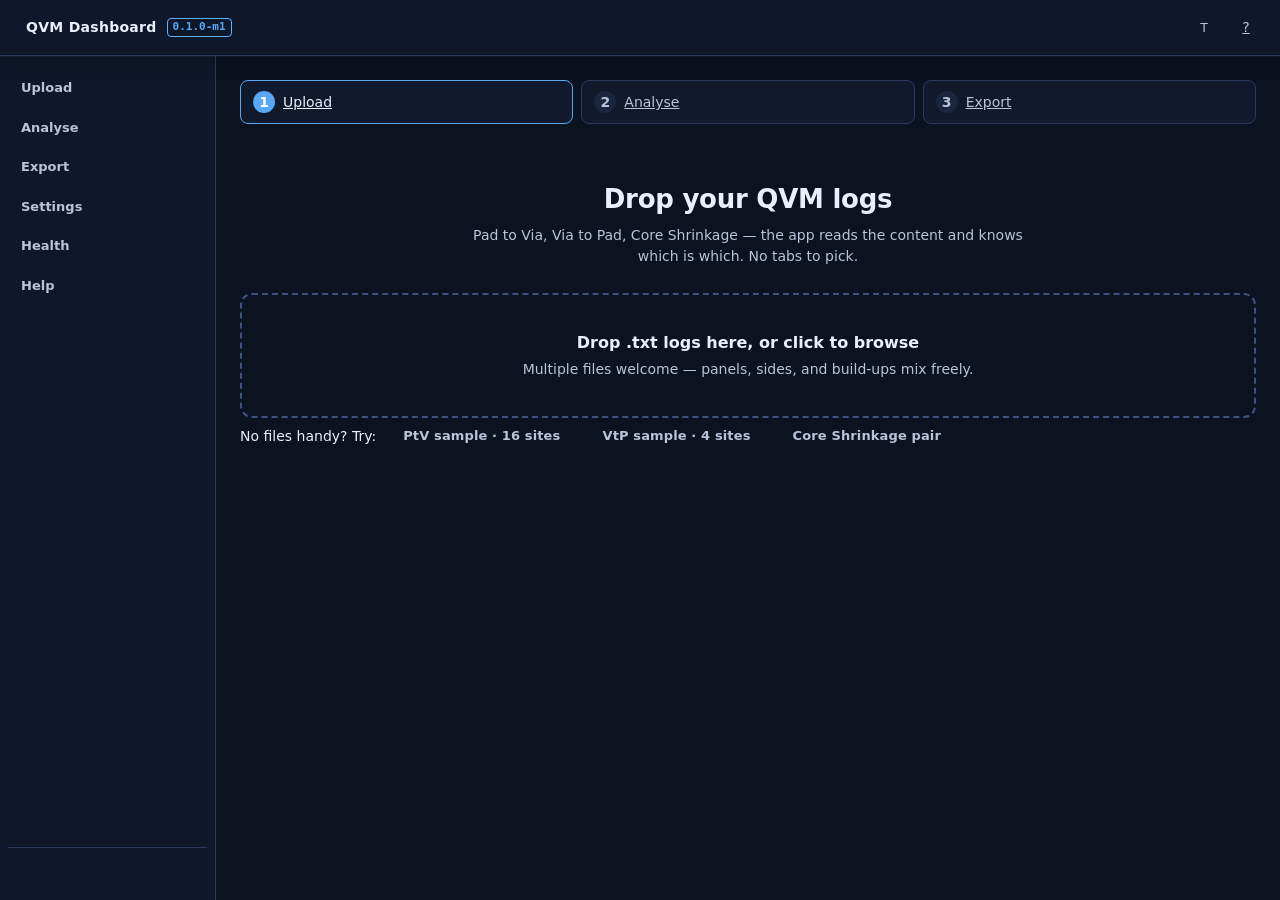
<file: qvm_js/index.html>
<!DOCTYPE html>
<html lang="en" data-theme="deep-lab">
<head>
<meta charset="utf-8">
<meta name="viewport" content="width=device-width, initial-scale=1">
<title>QVM Dashboard</title>
<link rel="stylesheet" href="css/app.css">
<link rel="stylesheet" href="css/qvm.css">
<script src="js/themes.js"></script>  <!-- every theme lives here; runs first so the right theme shows at once -->
</head>
<body>

<a class="skip-link" href="#main">Skip to content</a>

<!-- Application shell (no gate: analyst-only tool, no identity, no save) -->
<div id="shell" class="shell" hidden>

  <header class="topbar">
    <div class="brand">
      <span class="brand-mark" id="brandMark"></span>
      <span class="brand-name">QVM Dashboard</span>
      <span class="brand-ver" id="brandVer"></span>
    </div>

    <div class="topbar-right">
      <button class="btn-icon" id="themeBtn" type="button" data-action="cycle-theme"
              title="Switch theme" aria-label="Switch theme">T</button>
      <a class="btn-icon" id="helpBtn" href="#/help" title="Help" aria-label="Help">?</a>
    </div>
  </header>

  <div id="alertBanner" class="alert-banner" role="status" hidden></div>

  <div class="body">
    <nav class="nav" id="nav" aria-label="Main">
      <div class="nav-items" id="navItems"></div>
      <div class="nav-foot">
        <div class="nav-rev" id="navRev"></div>
      </div>
      <button class="nav-collapse" id="navCollapse" type="button" data-action="nav-collapse" aria-controls="nav"></button>
    </nav>

    <main class="main" id="main" tabindex="-1" aria-label="Main content"></main>
  </div>
</div>

<div id="toasts" class="toasts" role="status" aria-live="polite"></div>
<div id="dialogHost"></div>

<!-- Classic scripts, in dependency order. No modules: they do not load from file:// -->
<script src="vendor/chart.umd.min.js"></script>  <!-- optional: charts show a notice without it -->
<script src="vendor/xlsx.full.min.js"></script>  <!-- optional: exports fall back to CSV without it -->
<script src="js/config.js"></script>
<script src="js/qvm-defaults.js"></script>
<script src="js/domain.js"></script>
<script src="js/parse.js"></script>
<script src="js/settings.js"></script>
<script src="js/session.js"></script>
<script src="js/qvcharts.js"></script>
<script src="js/export.js"></script>
<script src="js/qc.js"></script>
<script src="js/ui/core.js"></script>
<script src="js/ui/components.js"></script>
<script src="js/ui/glyphs.js"></script>
<script src="js/ui/overlays.js"></script>
<script src="js/ui/charts.js"></script>
<script src="js/ui/upload.js"></script>
<script src="js/views/upload.js"></script>
<script src="js/views/analyse.js"></script>
<script src="js/views/export.js"></script>
<script src="js/views/settings.js"></script>
<script src="js/views/health.js"></script>
<script src="js/views/help.js"></script>
<script src="js/app.js"></script>
<script>
// ?audit=1 runs the in-page accessibility audit after render (Edge check).
if (window.location.search.indexOf('audit=1') !== -1) {
  var s = document.createElement('script');
  s.src = 'tests/a11y-audit.js';
  document.body.appendChild(s);
}
</script>
</body>
</html>
</file>
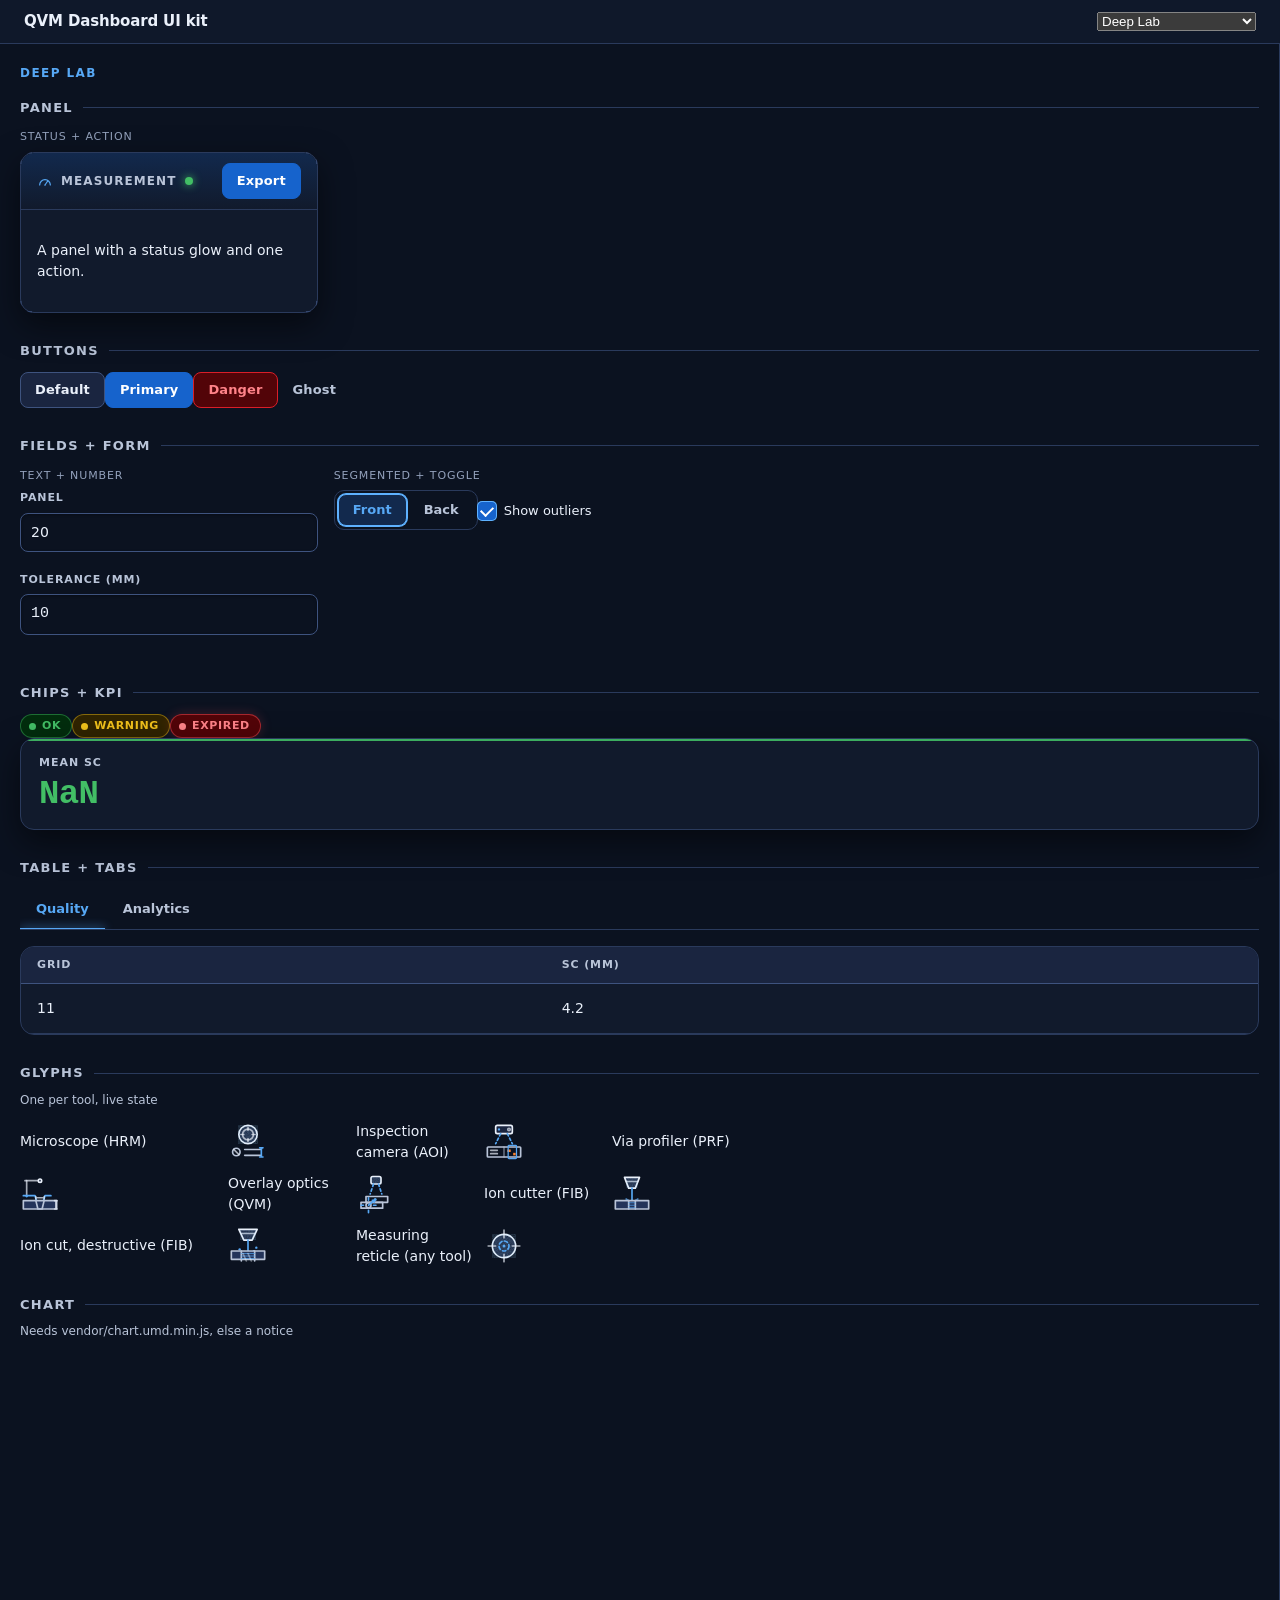
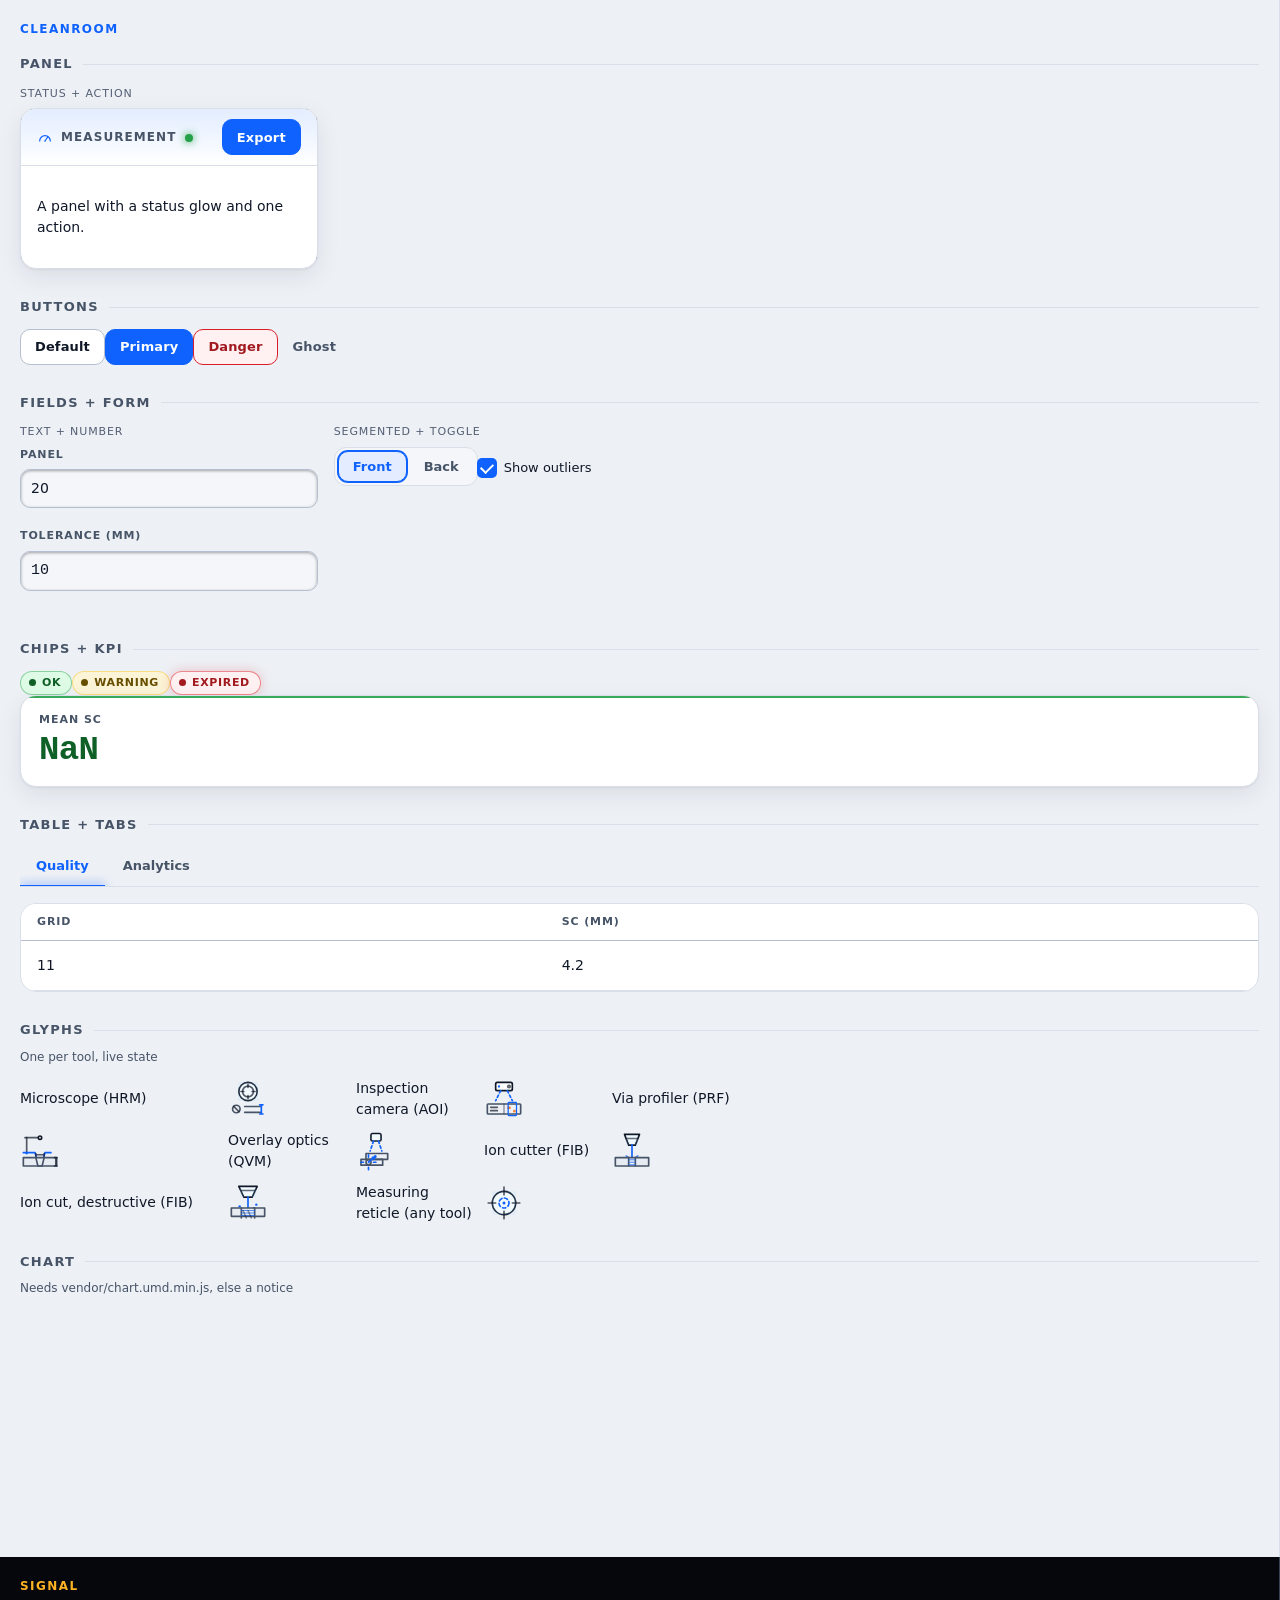
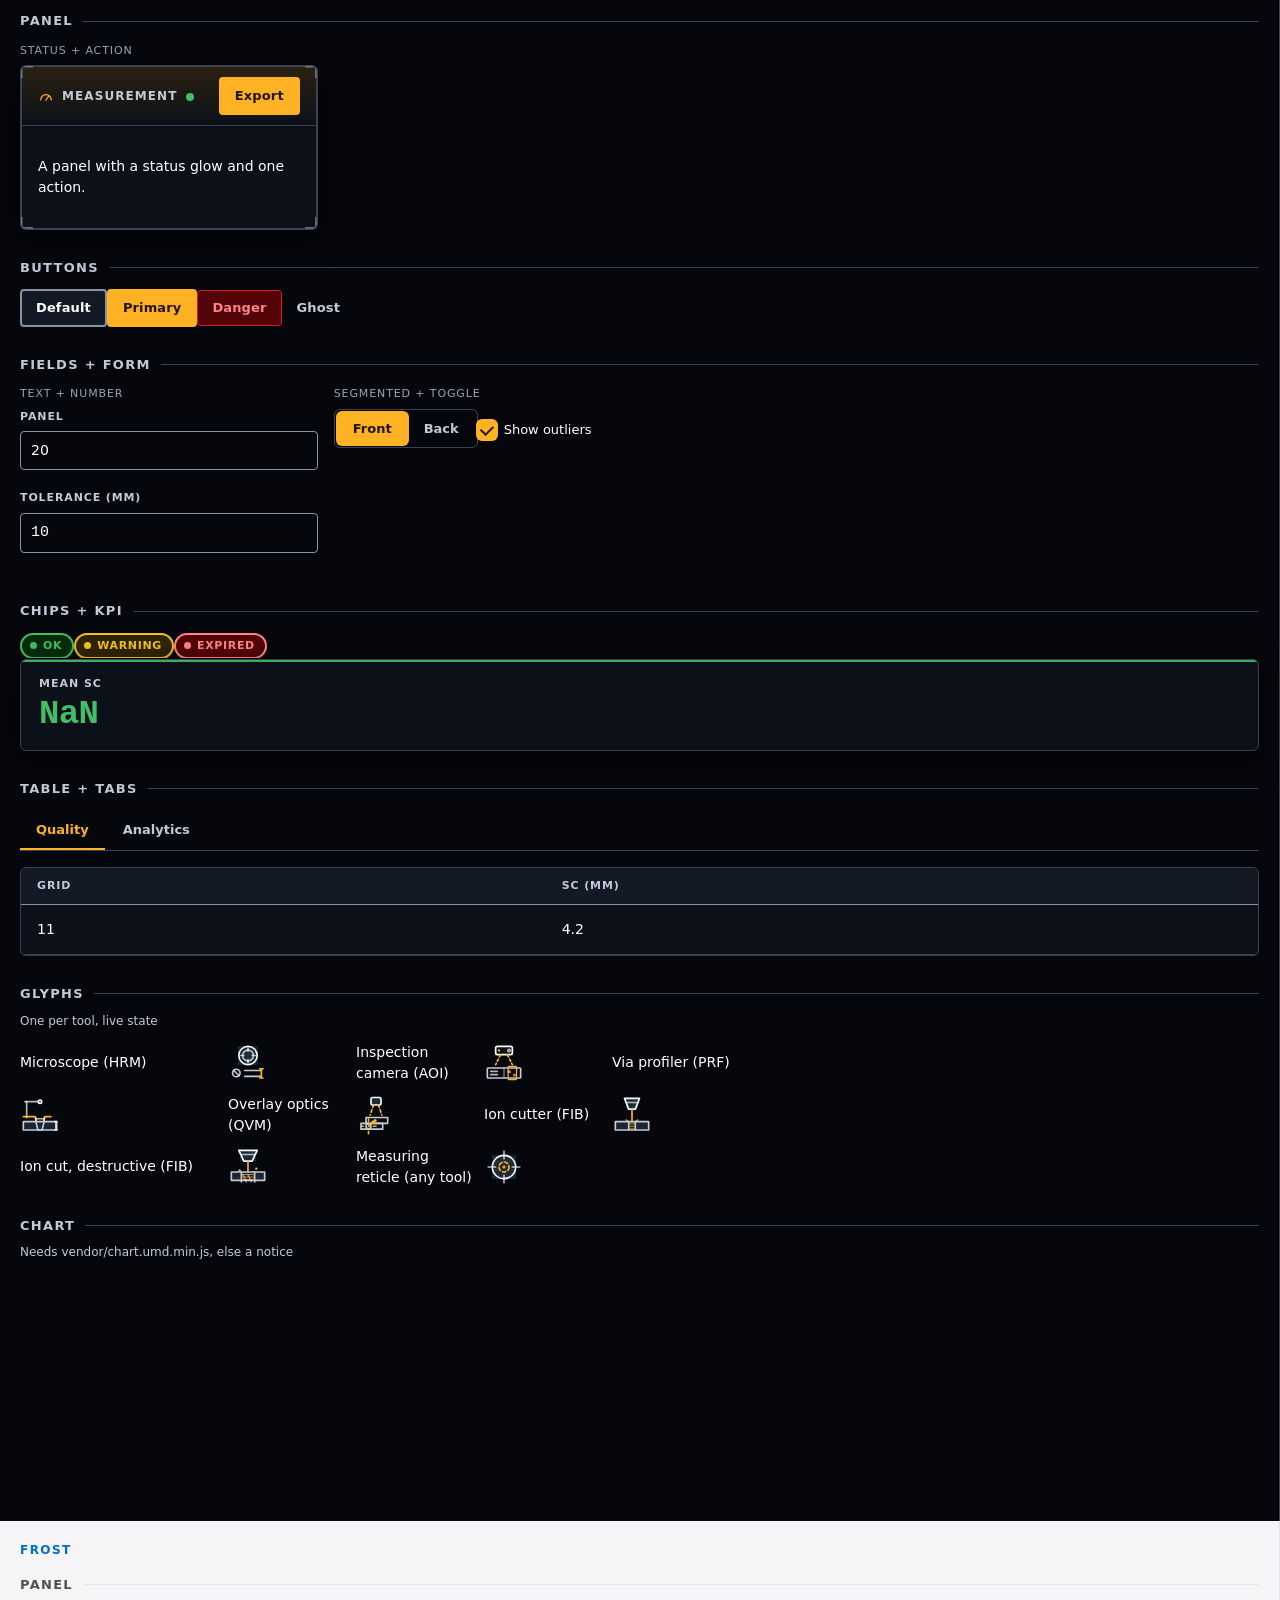
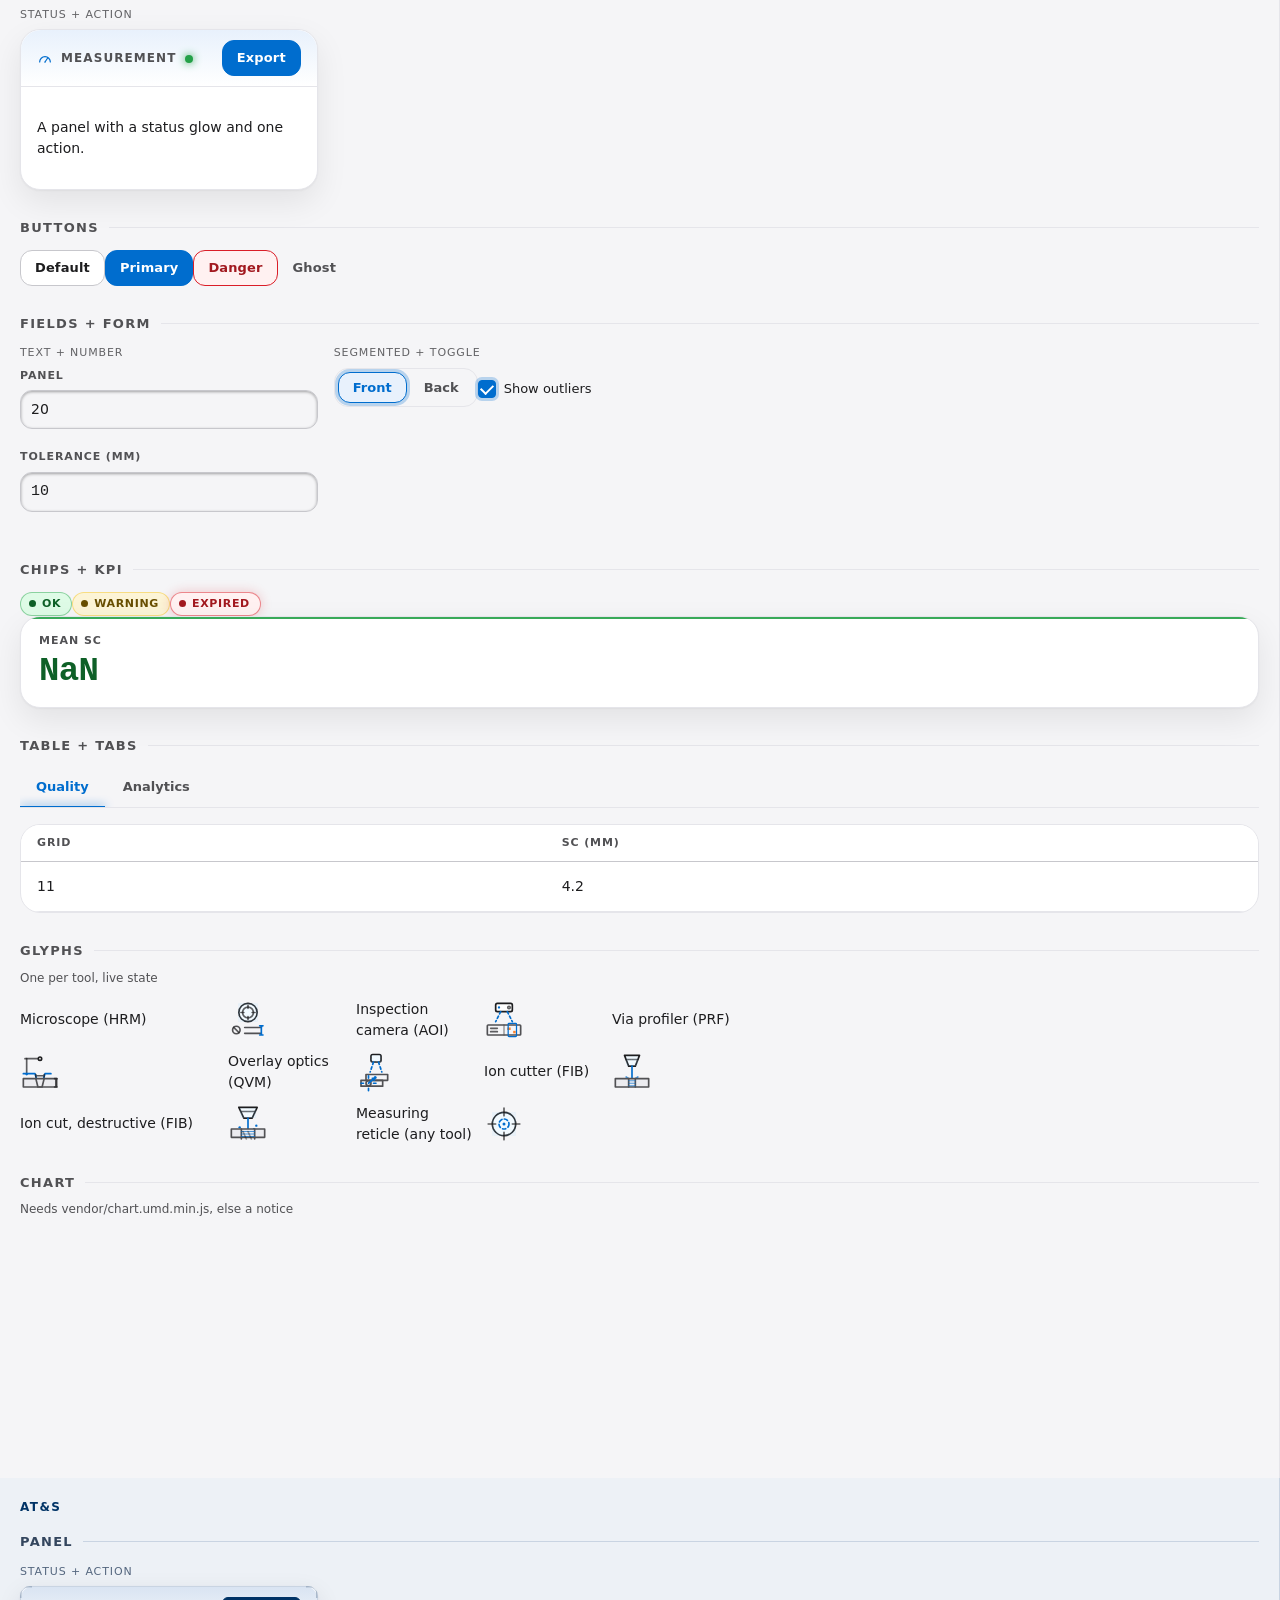
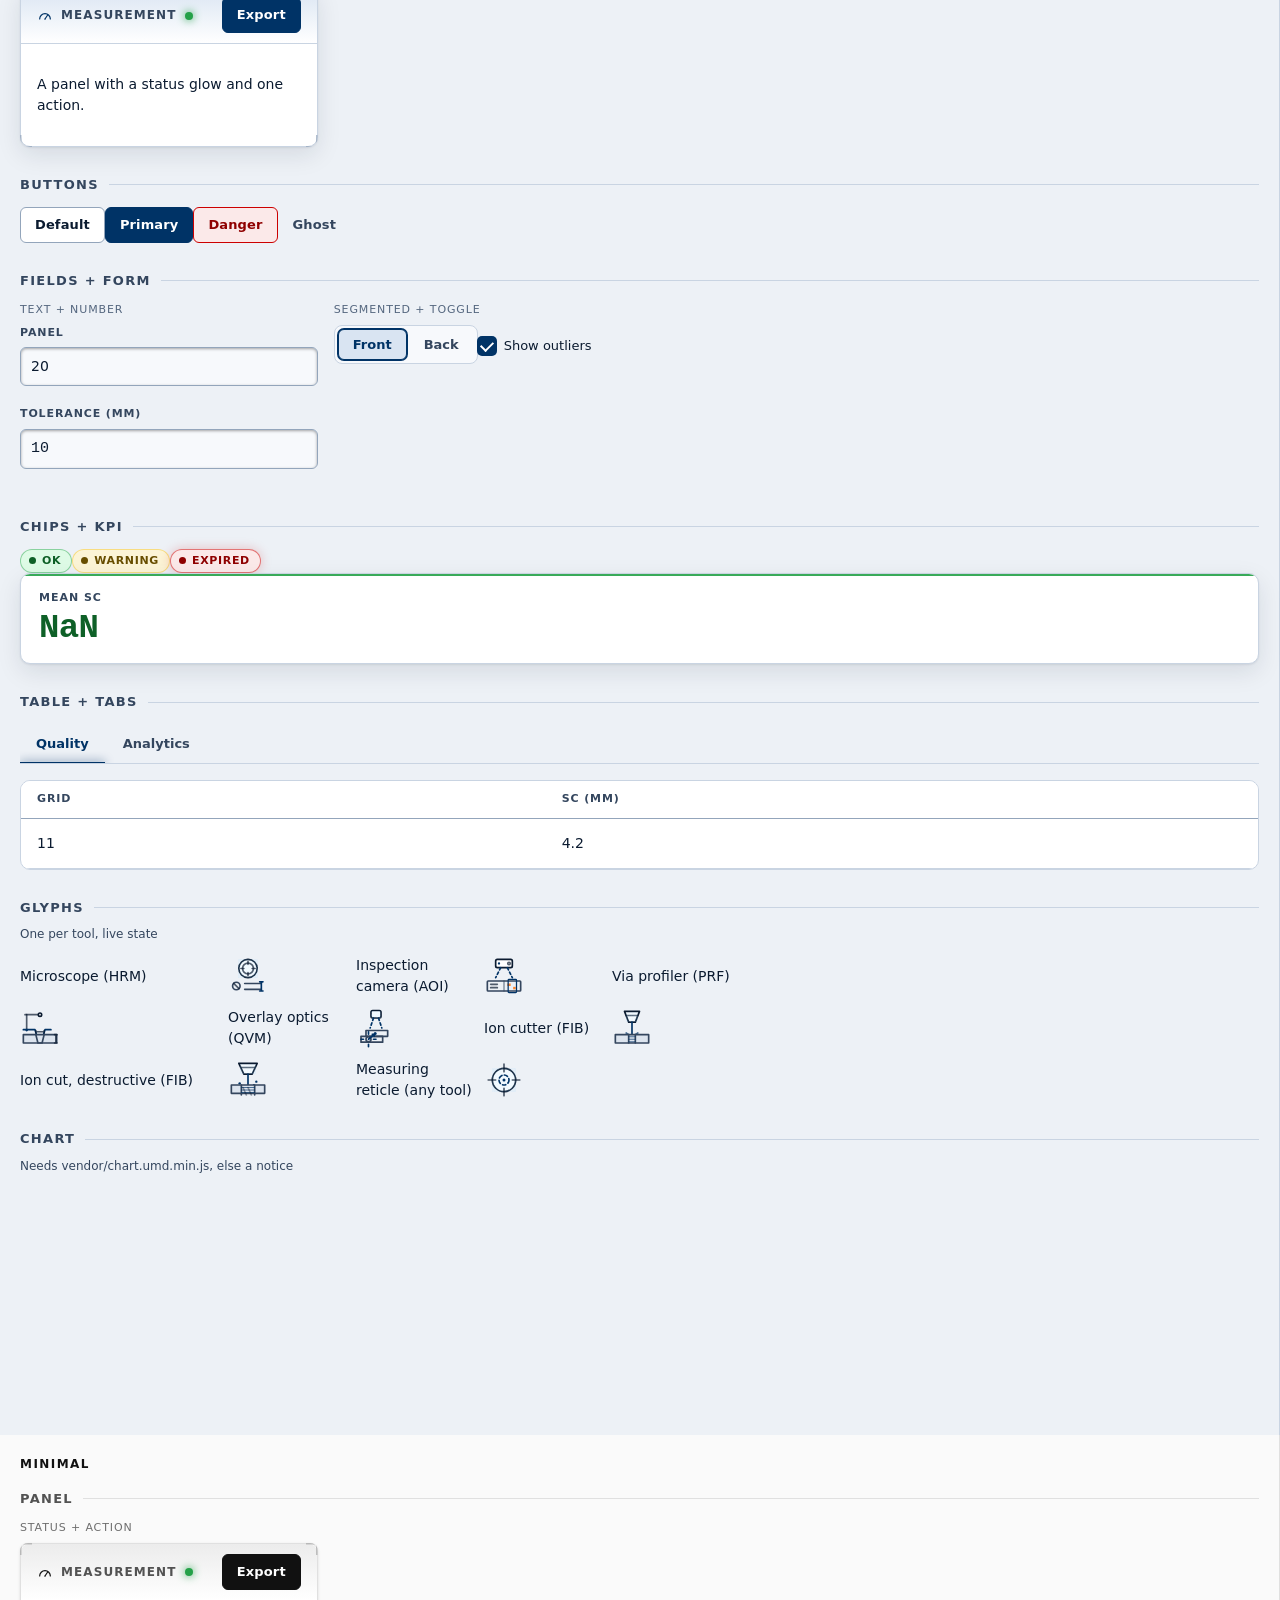
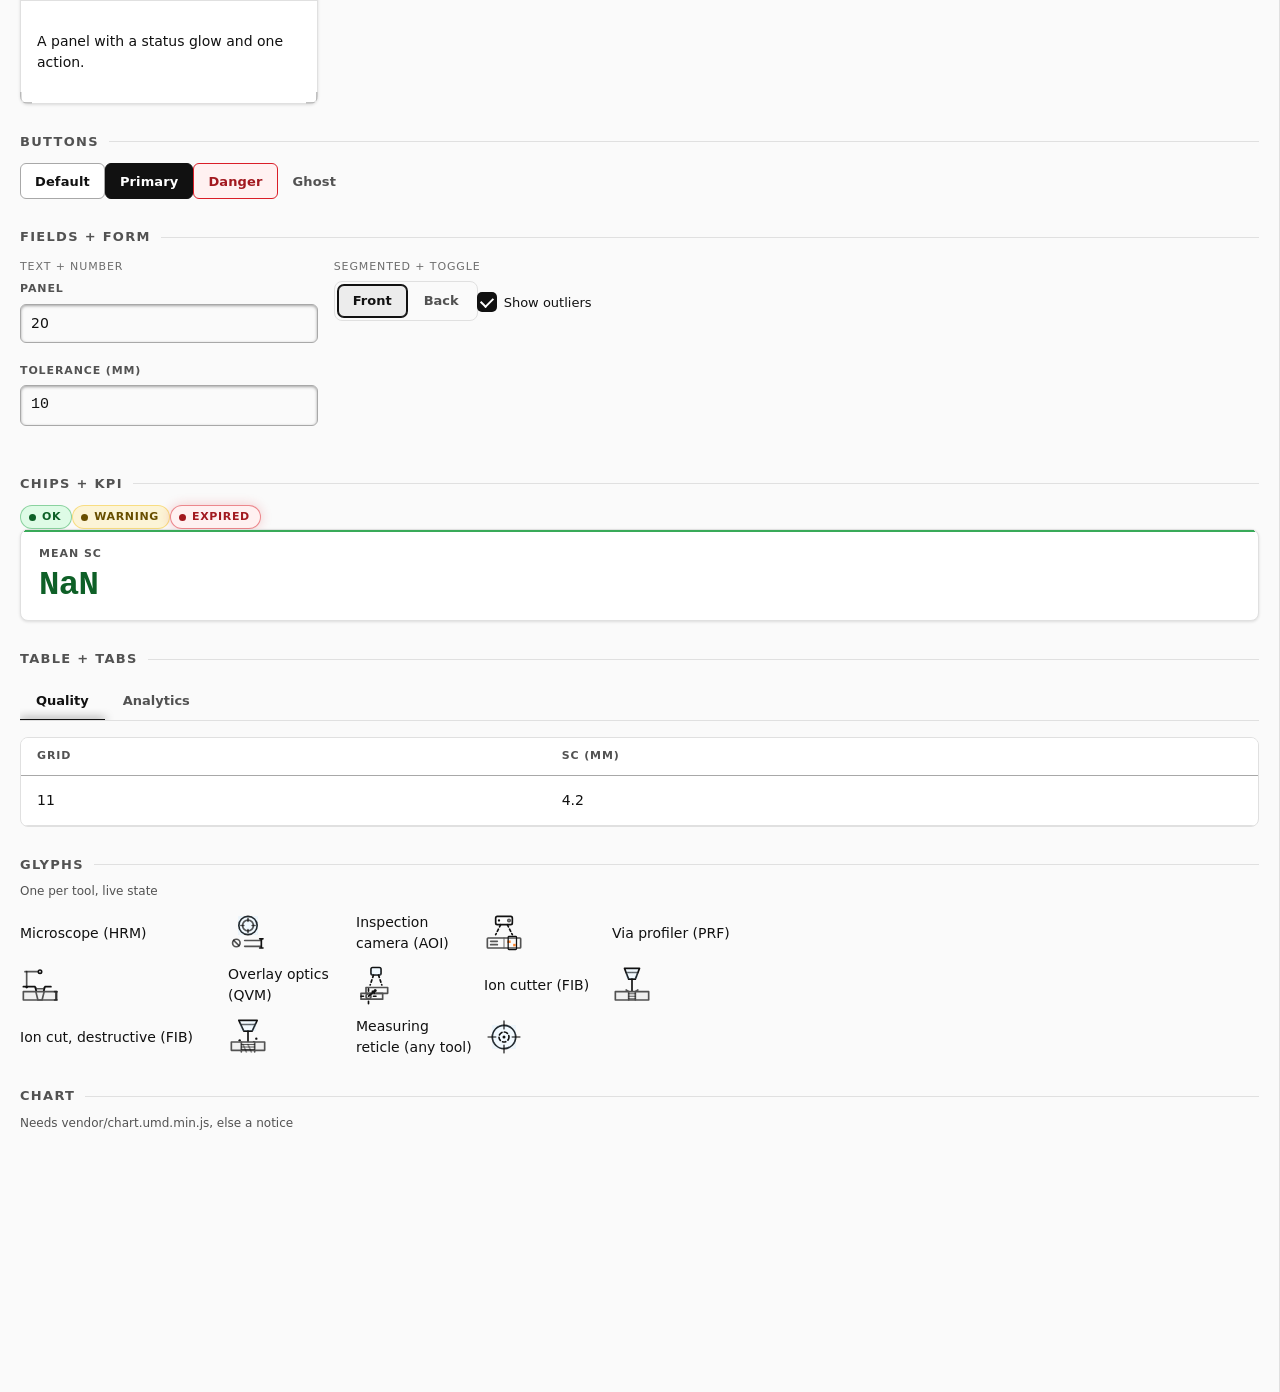
<file: qvm_js/ui-kit.html>
<!DOCTYPE html>
<html lang="en" data-theme="dark">
<head>
<meta charset="utf-8">
<meta name="viewport" content="width=device-width, initial-scale=1">
<title>QVM Dashboard UI kit</title>
<link rel="stylesheet" href="css/app.css">
<script src="js/themes.js"></script>  <!-- every theme lives here; runs first so the right theme shows at once -->
<style>
  /* Kit layout only - nothing here is used by the app. */
  body { height: auto; min-height: 100%; }
  .kit-bar {
    position: sticky; top: 0; z-index: 30;
    display: flex; align-items: center; gap: 16px; flex-wrap: wrap;
    padding: 10px 24px; border-bottom: 1px solid var(--line);
    background: color-mix(in srgb, var(--surface) 92%, transparent);
    backdrop-filter: blur(8px);
  }
  .kit-bar h1 { font-size: 15px; display: flex; align-items: center; gap: 10px; color: var(--accent); }
  .kit-bar h1 span { color: var(--fg); }
  .kit-bar .spacer { flex: 1; }
  .kit-root { padding: 24px; }
  .kit-root.all { display: grid; grid-template-columns: repeat(auto-fill, minmax(360px, 1fr)); gap: 0; padding: 0; }
  .kit-root.all > .theme-scope { padding: 20px; border-right: 1px solid var(--line); min-width: 0; }
  .kit-col-title { font-size: 12px; text-transform: uppercase; letter-spacing: .12em; color: var(--accent); font-weight: 700; margin-bottom: 16px; }
  .kit-sec { margin-bottom: 28px; }
  .kit-sec > h2 {
    display: flex; align-items: center; gap: 10px; margin-bottom: 12px;
    font-size: 13px; text-transform: uppercase; letter-spacing: .1em; color: var(--fg-muted);
  }
  .kit-sec > h2::after { content: ""; flex: 1; height: 1px; background: var(--line); }
  .kit-row { display: flex; flex-wrap: wrap; gap: 12px; align-items: center; margin-bottom: 12px; }
  .kit-grid { display: grid; gap: 16px; grid-template-columns: repeat(auto-fill, minmax(260px, 1fr)); }
  .kit-grid.tight { grid-template-columns: repeat(auto-fill, minmax(170px, 1fr)); }
  .kit-label { font-size: 11px; color: var(--fg-faint); text-transform: uppercase; letter-spacing: .08em; margin-bottom: 6px; }
  .kit-note { font-size: 12px; color: var(--fg-muted); margin: -4px 0 12px; }
  .kit-swatch { display: grid; gap: 4px; font-size: 11px; }
  .kit-swatch i { display: block; height: 36px; border-radius: 6px; border: 1px solid var(--line); }
  .kit-swatch code { font-family: var(--font-mono); color: var(--fg-muted); }
  .kit-glyphs { display: grid; grid-template-columns: 200px repeat(4, 120px); gap: 10px 8px; align-items: center; }
  .kit-glyph-cell { display: grid; place-items: center; padding: 8px 0; border: 1px solid var(--line); border-radius: 6px; background: var(--inset); }
  .kit-contrast td, .kit-contrast th { padding: 6px 10px !important; font-size: 12px; }
  .kit-contrast .pass { color: var(--ok-fg); font-weight: 700; }
  .kit-contrast .fail { color: var(--critical-fg); font-weight: 700; }
  .kit-mini-row { display: flex; gap: 14px; align-items: center; flex-wrap: wrap; }
  @media (max-width: 1400px) { .kit-root.all { grid-template-columns: 1fr; } }

  /* --- Redesign foundations (kit only; the winning direction promotes these to css/app.css) --- */
  /* Data text: tabular monospace everywhere a value is read, never the UI face. */
  .cx-display { font-family: var(--font-mono); font-variant-numeric: tabular-nums; font-size: 30px; font-weight: 650; letter-spacing: -.01em; line-height: 1.1; }
  /* Combo popup opens with motion (transform/opacity only). */
  @keyframes cx-pop { from { opacity: 0; transform: translateY(-4px) scale(.99); } to { opacity: 1; transform: none; } }
  .kit-root .combo-pop:not([hidden]) { animation: cx-pop 140ms var(--ease-out); transform-origin: top center; }
  [data-motion="reduce"] .kit-root .combo-pop:not([hidden]) { animation: none; }
  /* Airy tables: taller rows, quiet actions until the row is hovered or focused. */
  .kit-sec .table-wrap table.grid th { padding: 10px 16px; }
  .kit-sec .table-wrap table.grid td { padding: 14px 16px; }
  .kit-sec .row-actions { opacity: .45; transition: opacity var(--t-fast) ease; }
  .kit-sec tr:hover .row-actions, .kit-sec tr:focus-within .row-actions { opacity: 1; }
  /* Metrics widget: one strip, dividers between tiles, no tile boxes. */
  .cx-kpi-strip { display: flex; flex-wrap: wrap; align-items: stretch; gap: 0;
    background: var(--surface-2); border: 1px solid var(--line); border-radius: var(--radius-panel);
    box-shadow: var(--shadow-pop); overflow: hidden; }
  .cx-kpi-strip .kpi-tile { border: 0; border-radius: 0; box-shadow: none; background: transparent; flex: 1 1 150px; }
  .cx-kpi-strip .kpi-tile + .kpi-tile { border-left: 1px solid var(--line); }
  /* Tool hero: the tool card is the anchor - big glyph, lamp, key facts. */
  .cx-tool-hero { display: grid; gap: 16px; grid-template-columns: repeat(auto-fill, minmax(300px, 1fr)); }
  .cx-hero-card { display: flex; gap: 16px; align-items: center; padding: 18px;
    background: var(--surface-2); border: 1px solid var(--line); border-radius: var(--radius-panel);
    box-shadow: var(--shadow-pop); }
  .cx-hero-facts { display: grid; gap: 2px; font-size: 13px; }
  .cx-hero-facts b { font-size: 15px; }

  /* --- Direction A: Deep Lab (dark glass Mission Control) ---
     Text-bearing popups (combo, menu, dialog) stay solid on purpose:
     a readable popup never shows the fields below through it. */
  [data-concept="deep-lab"] .kit-bar,
  [data-concept="deep-lab"] .cx-kpi-strip,
  [data-concept="deep-lab"] .cx-hero-card,
  [data-concept="deep-lab"] .toast,
  [data-concept="deep-lab"] .tip-card {
    background: color-mix(in srgb, var(--surface-2) 82%, transparent);
    backdrop-filter: blur(14px);
    border-color: var(--line-strong);
  }
  [data-concept="deep-lab"] .panel,
  [data-concept="deep-lab"] dialog.modal {
    box-shadow: inset 0 1px 0 rgba(255, 255, 255, .07), var(--shadow);
    border-color: var(--line-strong);
  }
  [data-concept="deep-lab"] .cx-hero-card { border-color: var(--line-hi); }
  /* Polish: same hero breathing room in every direction. */
  [data-concept="deep-lab"] .cx-hero-card,
  [data-concept="signal"] .cx-hero-card { padding: 22px; }
  [data-concept="deep-lab"] .traveller.is-urgent { box-shadow: 0 0 24px rgba(249, 115, 22, .25), var(--shadow); }

  /* --- Direction B: Cleanroom (light, airy) ---
     Status tokens stay Carbon White (AA-verified); only the room changes.
     Glass only on the bar and strip; popups, menus and dialogs stay solid. */
  [data-concept="cleanroom"] .kit-bar,
  [data-concept="cleanroom"] .cx-kpi-strip {
    background: color-mix(in srgb, var(--surface-2) 78%, transparent);
    backdrop-filter: blur(12px);
  }
  [data-concept="cleanroom"] .panel,
  [data-concept="cleanroom"] .cx-hero-card,
  [data-concept="cleanroom"] dialog.modal { border-color: var(--line); box-shadow: var(--shadow); }
  [data-concept="cleanroom"] .cx-hero-card { padding: 22px; }
  [data-concept="cleanroom"] .kit-sec .table-wrap table.grid th {
    text-transform: uppercase; letter-spacing: .08em; font-size: 11px; color: var(--fg-faint);
    border-bottom: 2px solid var(--line-strong);
  }
  [data-concept="cleanroom"] .traveller.is-urgent { border-left: 6px solid var(--critical); }

  /* --- Direction C: Signal (dark, solid, lamp-forward) ---
     No transparency anywhere: no blur, no translucent layers, popups solid.
     Amber accent (bench-equipment lamps); status tokens stay Carbon g100. */
  [data-concept="signal"] .panel,
  [data-concept="signal"] .cx-hero-card,
  [data-concept="signal"] .cx-kpi-strip,
  [data-concept="signal"] dialog.modal { border-width: 2px; }
  [data-concept="signal"] .cx-display { font-size: 34px; }
  [data-concept="signal"] .cx-hero-facts { font-family: var(--font-mono); font-variant-numeric: tabular-nums; }
  [data-concept="signal"] .kit-sec .table-wrap table.grid td:first-child { font-family: var(--font-mono); font-weight: 650; }
  [data-concept="signal"] .traveller.is-urgent { border-left: 8px solid var(--critical); box-shadow: var(--shadow); }
  [data-concept="signal"] .btn-primary { background: var(--accent-fill); border-color: var(--accent-fill); }

  /* --- Direction D: Frost (glass flagship, Apple-minimalist) ---
     Restraint: hairlines, whitespace, one blue, quiet type. Frosted chrome
     (bar, strip, hero, toasts, tips); popups, menus and dialogs stay solid. */
  [data-concept="frost"] .kit-bar,
  [data-concept="frost"] .cx-kpi-strip,
  [data-concept="frost"] .cx-hero-card,
  [data-concept="frost"] .toast,
  [data-concept="frost"] .tip-card {
    background: color-mix(in srgb, var(--surface-2) 68%, transparent);
    backdrop-filter: blur(22px) saturate(1.6);
    border-color: rgba(255, 255, 255, .6);
    box-shadow: var(--shadow);
  }
  [data-concept="frost"] .panel,
  [data-concept="frost"] .cx-kpi-strip,
  [data-concept="frost"] dialog.modal { border: 0; box-shadow: var(--shadow); }
  [data-concept="frost"] .cx-hero-card { border: 0; box-shadow: var(--shadow); padding: 24px; }
  [data-concept="frost"] .kit-sec > h2 { text-transform: none; letter-spacing: 0; font-size: 15px; color: var(--fg); }
  [data-concept="frost"] .kit-label { text-transform: none; letter-spacing: 0; font-size: 12px; }
  [data-concept="frost"] .kit-sec .table-wrap table.grid th { text-transform: none; letter-spacing: 0; font-size: 12px; color: var(--fg-faint); border-bottom: 1px solid var(--line); }
  [data-concept="frost"] .traveller.is-urgent { border-left: 4px solid var(--critical); }
</style>
</head>
<body>
<div class="kit-bar" id="kitBar"></div>
<main class="kit-root" id="kitRoot"></main>
<div id="toasts" class="toasts" role="status" aria-live="polite"></div>
<div id="dialogHost"></div>

<script src="vendor/chart.umd.min.js"></script>  <!-- optional: charts show a notice without it -->
<script src="js/config.js"></script>
<script src="js/domain.js"></script>   <!-- the panel-range rules the panel map is given -->
<script src="js/ui/core.js"></script>
<script src="js/ui/components.js"></script>
<script src="js/ui/glyphs.js"></script>
<script src="js/ui/overlays.js"></script>
<script src="js/ui/charts.js"></script>
<script src="js/ui-kit.js"></script>
</body>
</html>
</file>
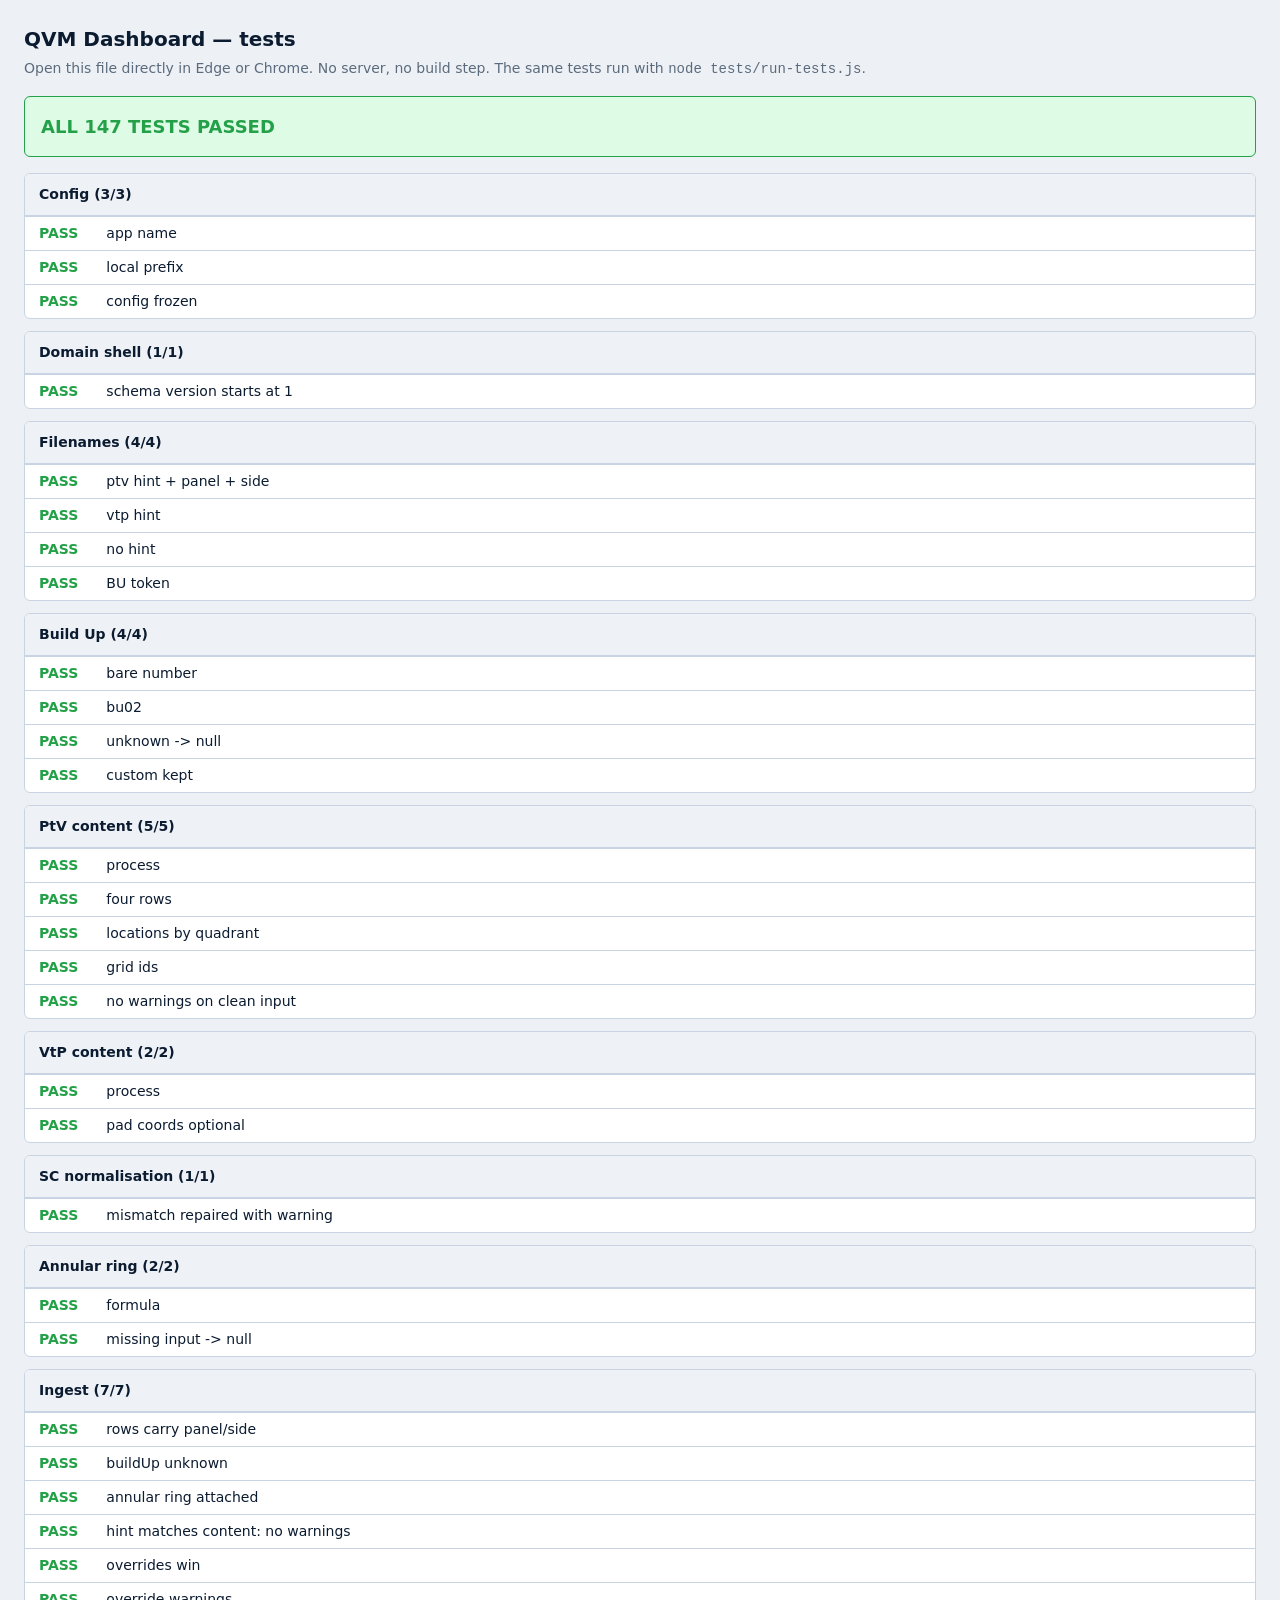
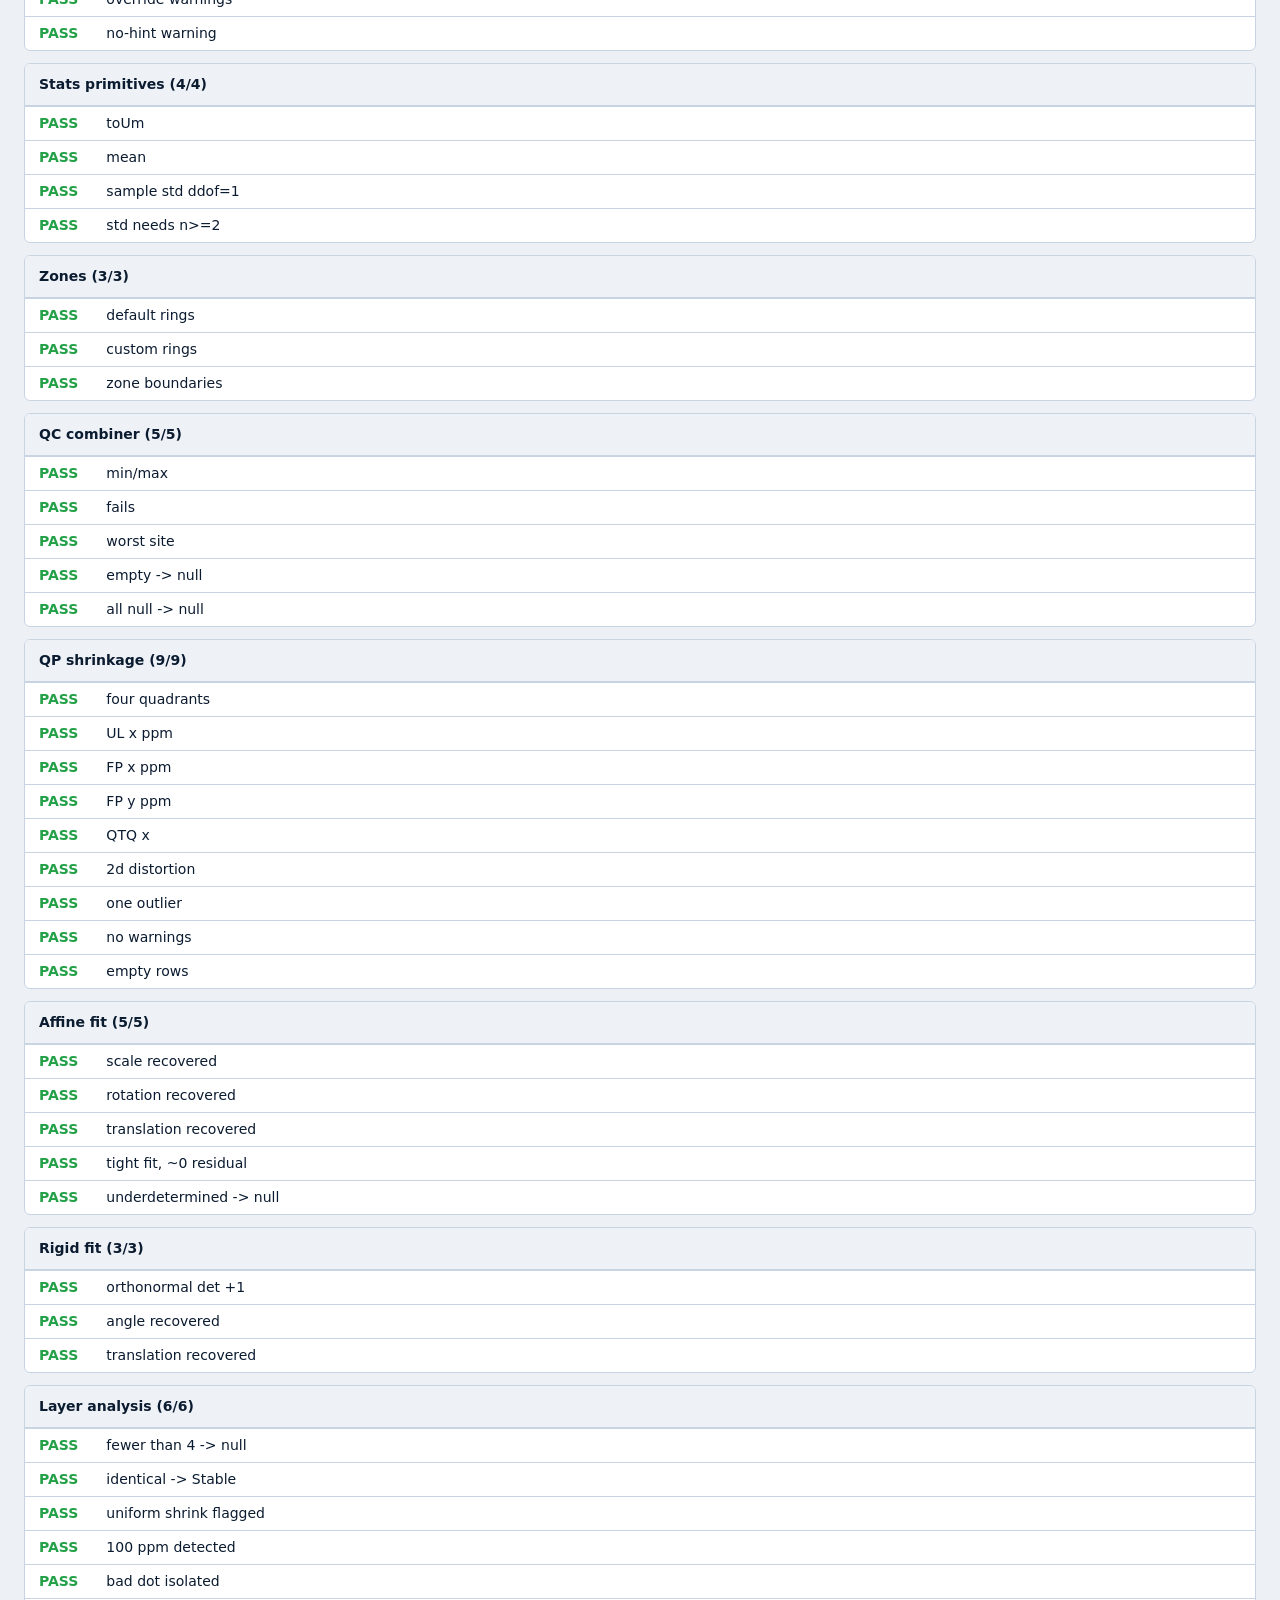
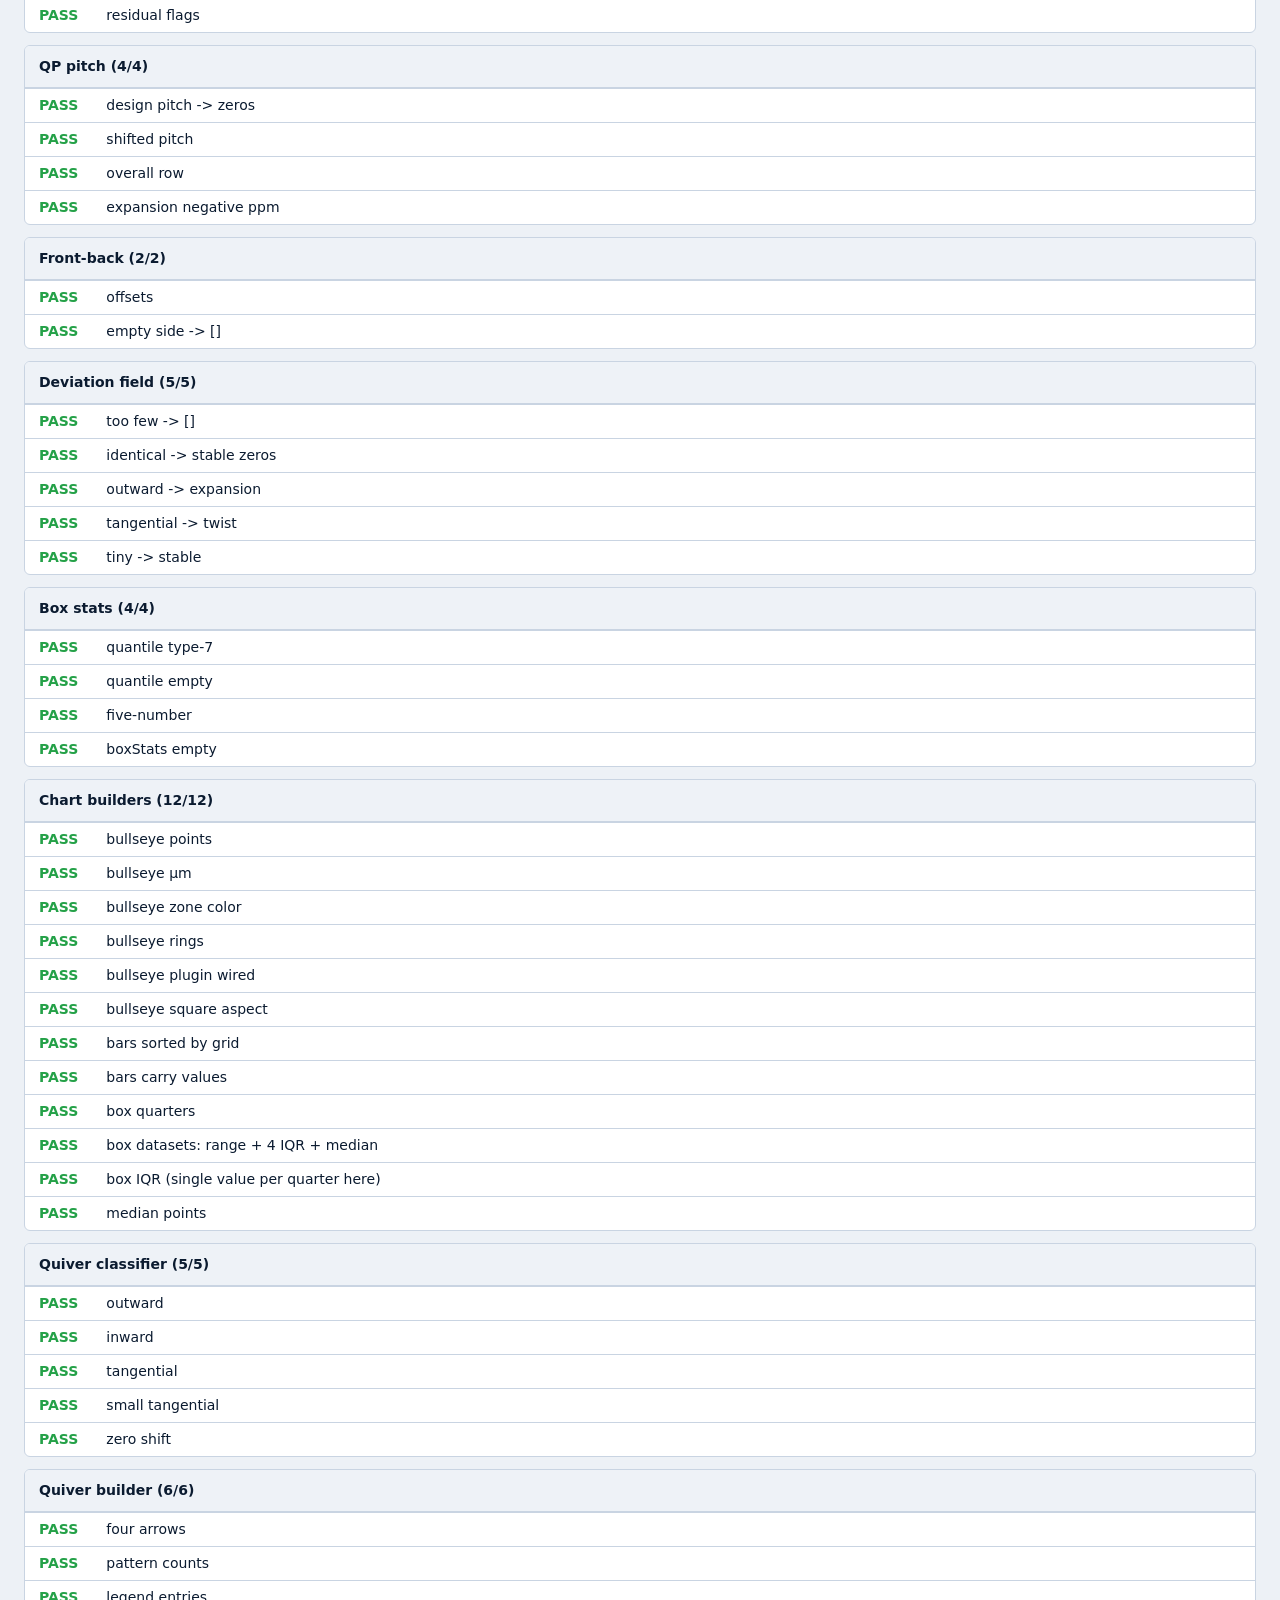
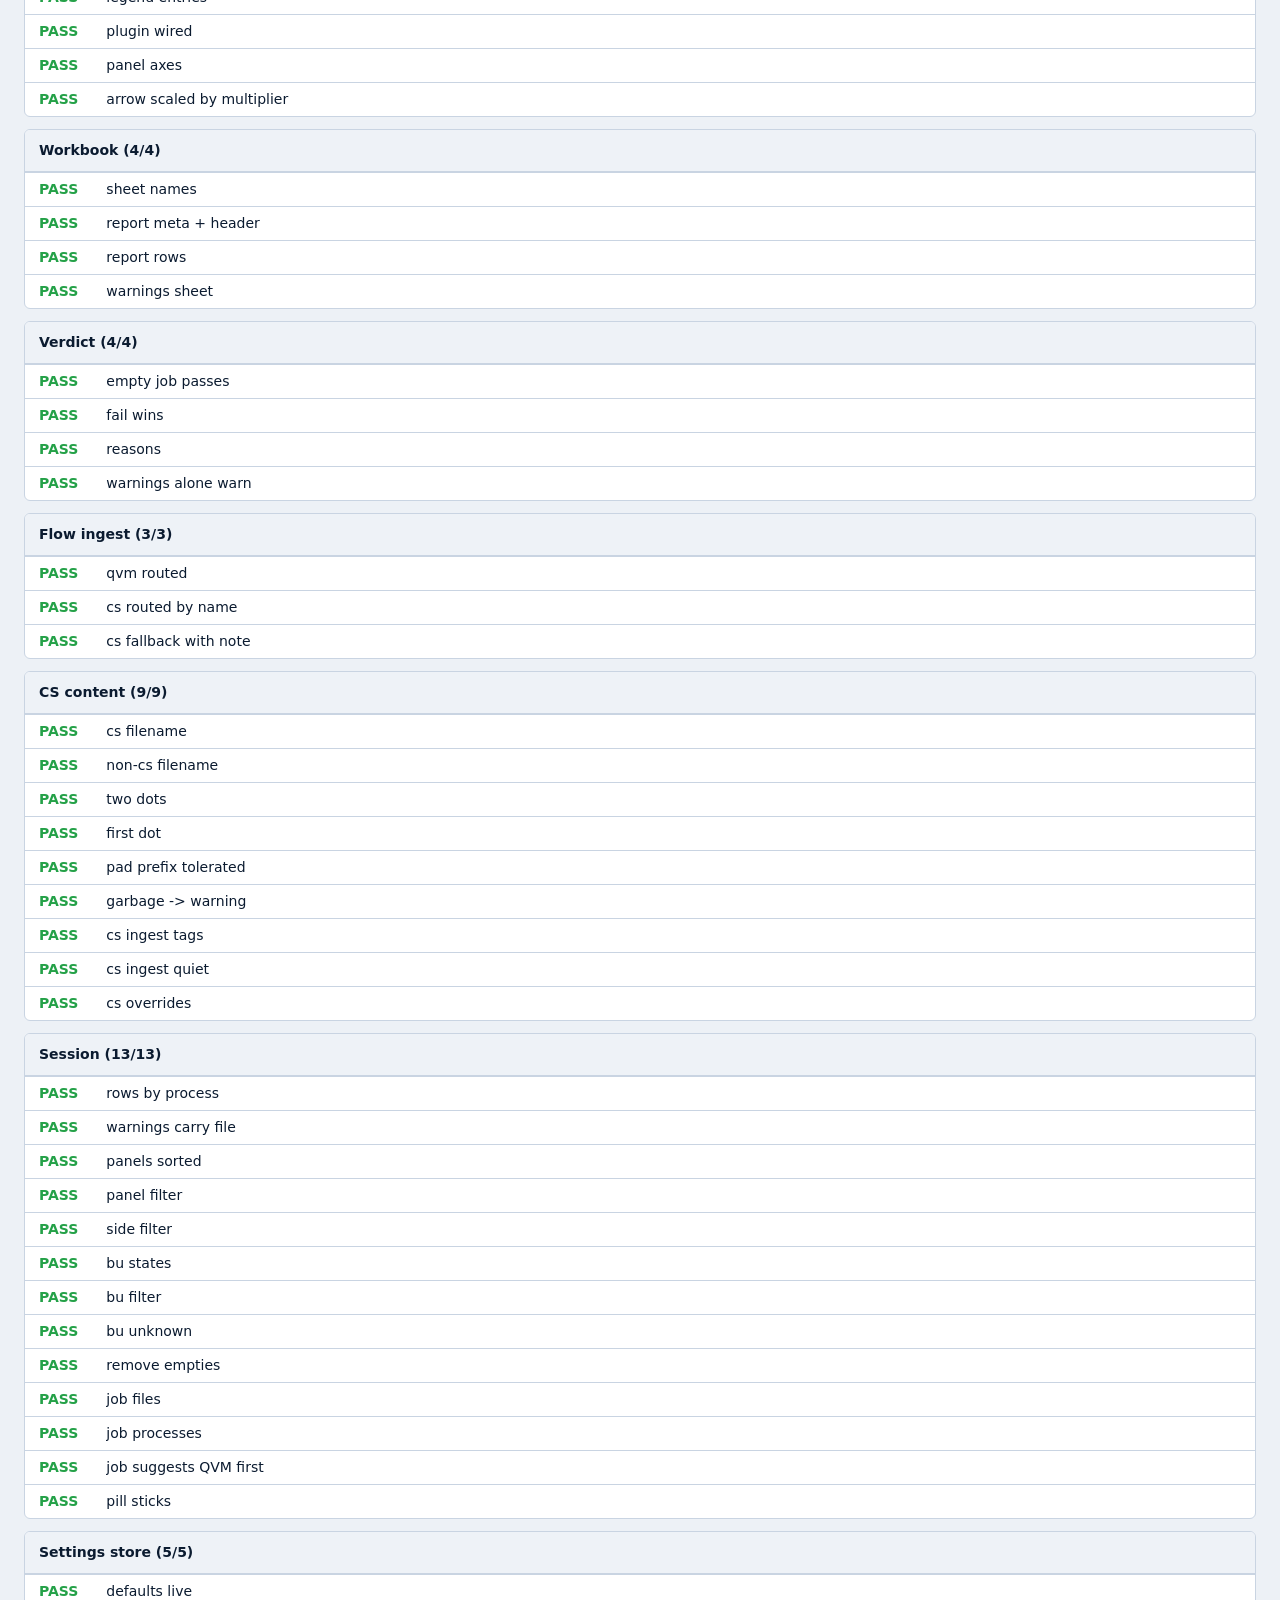
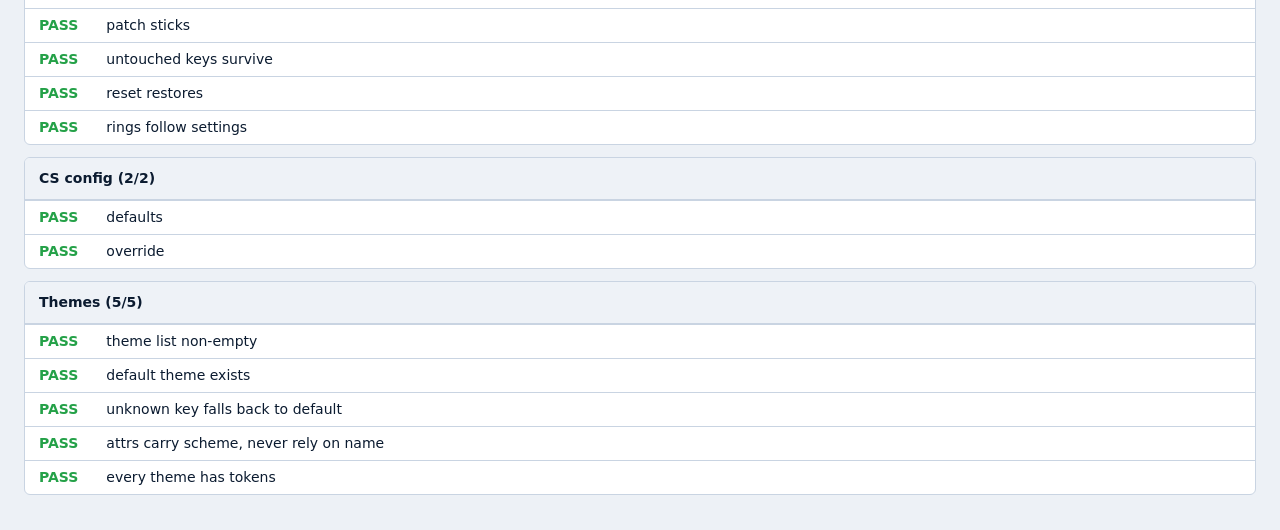
<file: qvm_js/tests/test.html>
<!DOCTYPE html>
<html lang="en">
<head>
<meta charset="utf-8">
<title>QVM Dashboard - tests</title>
<style>
  :root {
    --bg: #f5f7fa; --fg: #1c2530; --muted: #5b6b7c; --line: #dde3ea;
    --ok: #1b7f4b; --ok-bg: #e8f5ed; --fail: #b3261e; --fail-bg: #fdeceb; --card: #fff;
  }
  * { box-sizing: border-box; }
  body { margin: 0; padding: 24px; background: var(--bg); color: var(--fg);
         font: 14px/1.5 "Segoe UI", system-ui, sans-serif; }
  h1 { font-size: 20px; margin: 0 0 4px; }
  .sub { color: var(--muted); margin-bottom: 16px; }
  #summary { padding: 16px; border-radius: 6px; font-size: 18px; font-weight: 700;
             margin-bottom: 16px; border: 1px solid var(--line); }
  #summary.pass { background: var(--ok-bg); color: var(--ok); border-color: var(--ok); }
  #summary.fail { background: var(--fail-bg); color: var(--fail); border-color: var(--fail); }
  .group { background: var(--card); border: 1px solid var(--line); border-radius: 6px;
           margin-bottom: 12px; overflow: hidden; }
  .group > h2 { font-size: 14px; margin: 0; padding: 10px 14px; background: #eef2f7;
                border-bottom: 1px solid var(--line); }
  table { width: 100%; border-collapse: collapse; }
  td { padding: 6px 14px; border-top: 1px solid var(--line); vertical-align: top; }
  td.res { width: 60px; font-weight: 700; }
  tr.ok td.res { color: var(--ok); }
  tr.fail td.res { color: var(--fail); }
  tr.fail { background: var(--fail-bg); }
  td.detail { color: var(--muted); font-family: ui-monospace, Consolas, monospace;
              font-size: 12px; white-space: pre-wrap; }
  .num { font-variant-numeric: tabular-nums; }
</style>
</head>
<body>
<h1>QVM Dashboard &mdash; tests</h1>
<div class="sub">Open this file directly in Edge or Chrome. No server, no build step. The same tests run with <code>node tests/run-tests.js</code>.</div>
<div id="summary">running&hellip;</div>
<div id="out"></div>

<script src="../js/config.js"></script>
<script src="../js/themes.js"></script>
<script src="../js/qvm-defaults.js"></script>
<script src="../js/domain.js"></script>
<script src="../js/parse.js"></script>
<script src="../js/settings.js"></script>
<script src="../vendor/xlsx.full.min.js"></script>
<script src="../js/session.js"></script>
<script src="../js/qvcharts.js"></script>
<script src="../js/export.js"></script>
<script src="tests.js"></script>
<script>
(function () {
  'use strict';
  var T = window.QVM_TESTS;
  T.done.then(function () {
    var out = document.getElementById('out');
    T.groups.forEach(function (g) {
      var div = document.createElement('div');
      div.className = 'group';
      var h = document.createElement('h2');
      var gFail = g.rows.filter(function (r) { return !r.ok; }).length;
      h.textContent = g.name + '  (' + (g.rows.length - gFail) + '/' + g.rows.length + ')';
      div.appendChild(h);
      var tbl = document.createElement('table');
      g.rows.forEach(function (r) {
        var tr = document.createElement('tr');
        tr.className = r.ok ? 'ok' : 'fail';
        var c1 = document.createElement('td'); c1.className = 'res'; c1.textContent = r.ok ? 'PASS' : 'FAIL';
        var c2 = document.createElement('td'); c2.textContent = r.name;
        var c3 = document.createElement('td'); c3.className = 'detail'; c3.textContent = r.detail;
        tr.appendChild(c1); tr.appendChild(c2); tr.appendChild(c3);
        tbl.appendChild(tr);
      });
      div.appendChild(tbl);
      out.appendChild(div);
    });
    var sum = document.getElementById('summary');
    sum.className = T.failed === 0 ? 'pass' : 'fail';
    sum.textContent = T.failed === 0
      ? 'ALL ' + T.passed + ' TESTS PASSED'
      : T.failed + ' of ' + (T.passed + T.failed) + ' TESTS FAILED';
  });
})();
</script>
</body>
</html>
</file>
<file: qvm_js/css/app.css>
/* Metrology Request Tracker - app.css  ("Mission Control")
 *
 * Sections 1-4 were copied once from ABF Tracker v2 (../abf-tracker) and
 * evolve here on their own.
 *
 * 1. Tokens     - the colour tokens of all themes come from js/themes.js
 *                 (the one place themes live); here: derived glows and the
 *                 theme-independent tokens. Themes are attribute selectors,
 *                 so any subtree can carry its own (ui-kit.html).
 * 2. Base       - type, focus, motion switches.
 * 3. Components - panel, LED, buttons, segmented, instrument fields, chips,
 *                 KPI tile, table, tabs, dialog, toast, skeleton, empty state,
 *                 tooltip, chart box, menu, heatmap, tool glyphs.
 * 4. Shell      - topbar, nav, banners.
 * 5. Screens    - page-specific rules (further down).
 *
 * Motion: only transform and opacity animate (plus SVG fill/stroke).
 * Status colours are fixed per status across the whole app:
 *   OK green · Warning amber · Critical orange · Expired red · Blocked grey (+ lock)
 * (Request statuses, lateness and priorities map onto these in M2/M3.)
 * Errors and destructive actions use --danger (red), independent of status.
 * Each status has a fill colour (--ok) used for glows and bars, and a
 * text colour (--ok-fg) tuned so small text passes WCAG AA on panels.
 * --c-blue, --c-teal, --c-pink are extra categorical colours (chart series).
 */

/* ================================================================== *
 * 1. Tokens
 * ================================================================== */
/* The colour tokens of every theme (--bg, --surface, --fg, --accent, the status colours ...)
   live in ONE place: js/themes.js. It writes them as [data-theme="key"] blocks at start-up
   and puts data-theme, data-scheme ("dark" / "light") and data-contrast ("high") on <html>.
   This file only uses the tokens; the few rules below that differ by look key on
   data-scheme / data-contrast, never on a theme's name. */

/* Status glows, derived from each theme's own colours. Declared on every
   theme root (not only :root) so a nested theme scope resolves its own. */
:root, [data-theme] {
  --ok-glow:       0 0 0 1px color-mix(in srgb, var(--ok) var(--glow-ring), transparent),       0 0 16px color-mix(in srgb, var(--ok) var(--glow-blur), transparent);
  --warning-glow:  0 0 0 1px color-mix(in srgb, var(--warning) var(--glow-ring), transparent),  0 0 16px color-mix(in srgb, var(--warning) var(--glow-blur), transparent);
  --critical-glow: 0 0 0 1px color-mix(in srgb, var(--critical) var(--glow-ring), transparent), 0 0 18px color-mix(in srgb, var(--critical) var(--glow-blur), transparent);
  --expired-glow:  0 0 0 1px color-mix(in srgb, var(--expired) var(--glow-ring), transparent),  0 0 18px color-mix(in srgb, var(--expired) var(--glow-blur), transparent);
  --blocked-glow:  0 0 0 1px color-mix(in srgb, var(--blocked) var(--glow-ring), transparent),  0 0 12px color-mix(in srgb, var(--blocked) var(--glow-blur), transparent);
  --danger-glow:   0 0 0 1px color-mix(in srgb, var(--danger) var(--glow-ring), transparent),   0 0 18px color-mix(in srgb, var(--danger) var(--glow-blur), transparent);
}

/* Theme-independent tokens */
:root {
  /* Hirata: copper stays copper in every theme (DECISIONS H-3), like the real panel */
  --cu-1: #c9784a; --cu-2: #b0603a; --cu-3: #8f4a2c; --cu-edge: #6d3620; --cu-ink: #3d1b0c;
  --cu-hole: #141110; --cu-hole-rim: rgba(255, 220, 190, .30);
  /* Hirata field colours, as in Prince's tool (used as bars and edges, never behind text) */
  --hf-sup: #c62828; --hf-yr: #e08c1a; --hf-wk: #5d9c33; --hf-day: #1f8fd0; --hf-lot: #3a6fb0; --hf-pan: #7b4bb8;

  --font-ui: "Segoe UI Variable Text", "Segoe UI Variable", "Segoe UI", system-ui, -apple-system, sans-serif;
  --font-mono: "Cascadia Mono", "Cascadia Code", Consolas, "SF Mono", Menlo, monospace;

  --radius: 6px;                  /* inputs, buttons */
  --radius-panel: 10px;           /* panels, dialogs */
  --s1: 4px; --s2: 8px; --s3: 16px; --s4: 24px; --s5: 32px;

  --t-fast: 120ms;
  --t: 180ms;
  --t-slow: 420ms;
  --ease: cubic-bezier(.2, .8, .2, 1);
  --ease-out: cubic-bezier(.16, 1, .3, 1);

  --focus-w: 2px;
}
[data-scheme="light"] { --radius: 4px; --radius-panel: 6px; }
[data-contrast="high"] { --focus-w: 3px; --radius: 2px; --radius-panel: 2px; }
/* the drawing's ink: 2px outlines on the things you read and click */
[data-contrast="high"] :is(.panel, .tm, .bcard, .board-cell, .board-lane, .board-colhead, dialog.modal, dialog.drawer, .btn, .btn-primary, .chip, input, select, textarea, table.grid) { border-width: 2px; }

/* ================================================================== *
 * 2. Base
 * ================================================================== */
* { box-sizing: border-box; }

/* An explicit display rule beats the hidden attribute, and several blocks
   below set display. Keep hidden winning everywhere. */
[hidden] { display: none !important; }

html, body { height: 100%; }

body,
.theme-scope {
  margin: 0;
  color: var(--fg);
  background-color: var(--bg);
  /* the console grid: two 1px lines every 24 px, drawn by the GPU once */
  background-image:
    linear-gradient(var(--grid-line) 1px, transparent 1px),
    linear-gradient(90deg, var(--grid-line) 1px, transparent 1px);
  background-size: 24px 24px;
  font: 14px/1.5 var(--font-ui);
  -webkit-font-smoothing: antialiased;
}

/* Numbers: mono, tabular, so digits never jump as they tick. */
.num, .tnum, .mono { font-family: var(--font-mono); font-variant-numeric: tabular-nums; }

:focus { outline: none; }
:focus-visible {
  outline: var(--focus-w) solid var(--accent);
  outline-offset: 2px;
}

svg { display: block; }

h1, h2, h3 { margin: 0; font-weight: 600; letter-spacing: -.01em; }
h1 { font-size: 22px; }
h2 { font-size: 16px; }
h3 { font-size: 14px; }

a { color: var(--accent); }

::selection { background: var(--accent-fill); color: var(--accent-fg); }

/* thin console scrollbars */
* { scrollbar-width: thin; scrollbar-color: var(--line-strong) transparent; }

.sr-only {
  position: absolute; width: 1px; height: 1px; padding: 0; margin: -1px;
  overflow: hidden; clip: rect(0 0 0 0); white-space: nowrap; border: 0;
}

/* --- Motion switches ------------------------------------------------ *
 * Two ways to ask for less motion: the OS setting, or the per-user
 * "Reduce motion" toggle, which sets data-motion="reduce" on <html>.
 * Off-screen elements get .offscreen from an IntersectionObserver.   */
.offscreen, .offscreen * { animation-play-state: paused !important; }

/* Off, not "very fast": a short duration on every element would turn every
   style change (a theme switch included) into a transition of all properties. */
@media (prefers-reduced-motion: reduce) {
  *, *::before, *::after { animation: none !important; transition: none !important; }
}
[data-motion="reduce"], [data-motion="reduce"] *,
[data-motion="reduce"] *::before, [data-motion="reduce"] *::after {
  animation: none !important; transition: none !important;
}

/* Shared keyframes */
@keyframes rise   { from { opacity: 0; transform: translateY(8px); } to { opacity: 1; transform: none; } }
@keyframes fade   { from { opacity: 0; } to { opacity: 1; } }
@keyframes pop    { from { opacity: 0; transform: scale(.94); } to { opacity: 1; transform: none; } }
@keyframes pulse  { 0%, 100% { opacity: 1; } 50% { opacity: .35; } }
@keyframes ring   { 0% { opacity: .7; transform: scale(1); } 100% { opacity: 0; transform: scale(2.6); } }
@keyframes grow-x { from { transform: scaleX(0); } }
@keyframes spin   { to { transform: rotate(360deg); } }

/* Page and panel entrances. `backwards`, not `both`: a held end state would
   override hover transforms on the children. */
.page-enter { animation: rise var(--t) var(--ease-out) backwards; }
.stagger > * { animation: rise 320ms var(--ease-out) backwards; animation-delay: calc(var(--i, 0) * 40ms); }
.fade-in { animation: fade var(--t) ease both; }

/* ================================================================== *
 * 3. Components
 * ================================================================== */

/* --- Panel ---------------------------------------------------------- *
 * .card is the legacy name; it gets the same console look. */
.panel, .card {
  position: relative;
  background: var(--surface);
  border: 1px solid var(--line);
  border-radius: var(--radius-panel);
  box-shadow: var(--shadow);
  transition: border-color var(--t) ease, box-shadow var(--t) ease;
}
.card { padding: 20px; }
.card + .card { margin-top: 16px; }

/* corner brackets: four L-shapes from one pseudo-element */
.panel::before, .card::before {
  content: ""; position: absolute; inset: -1px; pointer-events: none;
  border-radius: var(--radius-panel);
  --b: var(--bracket); --l: 12px; --w: 1.5px;
  background:
    linear-gradient(var(--b), var(--b)) top left     / var(--l) var(--w),
    linear-gradient(var(--b), var(--b)) top left     / var(--w) var(--l),
    linear-gradient(var(--b), var(--b)) top right    / var(--l) var(--w),
    linear-gradient(var(--b), var(--b)) top right    / var(--w) var(--l),
    linear-gradient(var(--b), var(--b)) bottom left  / var(--l) var(--w),
    linear-gradient(var(--b), var(--b)) bottom left  / var(--w) var(--l),
    linear-gradient(var(--b), var(--b)) bottom right / var(--l) var(--w),
    linear-gradient(var(--b), var(--b)) bottom right / var(--w) var(--l);
  background-repeat: no-repeat;
  opacity: .7; transition: opacity var(--t) ease;
}
.panel.is-interactive:hover, .card.is-interactive:hover,
.panel.is-selected, .card.is-selected {
  border-color: var(--line-hi);
  box-shadow: var(--shadow), 0 0 22px rgba(56, 189, 248, .14);
}
.panel.is-interactive:hover::before, .panel.is-selected::before { opacity: 1; }
.panel.raised { background: var(--surface-2); }

.panel-head, .card-head {
  display: flex; align-items: center; gap: 8px;
}
.panel-head {
  min-height: 42px; padding: 10px 16px;
  border-bottom: 1px solid var(--line);
  background: linear-gradient(180deg, var(--accent-soft), transparent);
  border-radius: var(--radius-panel) var(--radius-panel) 0 0;
}
.card-head { margin-bottom: 12px; }
.panel-icon { color: var(--accent); display: flex; }
.panel-title, .card-head > h2, .card-head > h3 {
  font-size: 12px; font-weight: 700; text-transform: uppercase;
  letter-spacing: .09em; color: var(--fg-muted); margin: 0;
}
.panel-head .spacer, .card-head .spacer { flex: 1; }
.panel-actions { margin-left: auto; display: flex; gap: 6px; align-items: center; }
/* collapsible panels: the chevron turns, the body hides */
.panel-collapse { margin-left: auto; display: grid; place-items: center; width: 28px; height: 28px; padding: 0;
  background: none; border: 0; border-radius: 6px; color: var(--fg-muted); cursor: pointer; }
.panel-actions + .panel-collapse { margin-left: 0; }
.panel-collapse:hover { color: var(--fg); background: var(--inset); }
.panel-collapse:focus-visible { outline: 2px solid var(--accent); outline-offset: 1px; }
.panel-collapse svg { transition: transform 160ms var(--ease-out); }
.panel.is-collapsed .panel-collapse svg { transform: rotate(-90deg); }
.panel.is-collapsed .panel-head { border-bottom-color: transparent; }
.panel-body { padding: 16px; }
.panel-body.flush { padding: 0; }

/* status accent on a whole panel */
.panel[data-status="critical"], .card[data-status="critical"] { border-color: color-mix(in srgb, var(--critical) 50%, transparent); box-shadow: var(--shadow), var(--critical-glow); }
.panel[data-status="expired"],  .card[data-status="expired"]  { border-color: color-mix(in srgb, var(--expired) 50%, transparent); box-shadow: var(--shadow), var(--expired-glow); }

/* --- LED ------------------------------------------------------------ */
.led {
  position: relative; display: inline-block; flex: none;
  width: 8px; height: 8px; border-radius: 50%;
  background: var(--fg-faint); color: var(--fg-faint);
}
.led.ok       { background: var(--ok);       color: var(--ok);       box-shadow: 0 0 8px var(--ok); }
.led.warning  { background: var(--warning);  color: var(--warning);  box-shadow: 0 0 8px var(--warning); }
.led.critical { background: var(--critical); color: var(--critical); box-shadow: 0 0 10px var(--critical); }
.led.expired  { background: var(--expired);  color: var(--expired);  box-shadow: 0 0 10px var(--expired); }
.led.blocked  { background: var(--blocked);  color: var(--blocked); }
.led.accent   { background: var(--accent);   color: var(--accent);   box-shadow: 0 0 8px var(--accent); }
/* live: an expanding ring, transform + opacity only */
.led.live::after {
  content: ""; position: absolute; inset: 0; border-radius: 50%;
  border: 1.5px solid currentColor; animation: ring 1.6s ease-out infinite;
}
[data-contrast="high"] .led { box-shadow: none; }

/* --- Buttons -------------------------------------------------------- */
.btn, .btn-primary, .btn-danger, .btn-ghost {
  position: relative;
  display: inline-flex; align-items: center; justify-content: center; gap: 8px;
  min-height: 36px; padding: 7px 14px; border-radius: var(--radius);
  border: 1px solid var(--line-strong); background: var(--surface-2);
  color: var(--fg); font: inherit; font-weight: 600; font-size: 13px;
  letter-spacing: .01em; cursor: pointer; white-space: nowrap;
  text-decoration: none; user-select: none;
  transition: transform var(--t-fast) var(--ease), box-shadow var(--t) ease,
              border-color var(--t) ease, background-color var(--t) ease, color var(--t) ease;
}
.btn:hover, .btn-ghost:hover {
  border-color: var(--line-hi); background: var(--surface-3);
  transform: translateY(-1px); box-shadow: 0 4px 14px rgba(0, 0, 0, .25);
}
.btn-primary {
  background: var(--accent-fill); border-color: var(--accent-fill); color: var(--accent-fg);
  box-shadow: 0 0 0 0 transparent;
}
.btn-primary:hover { transform: translateY(-1px); box-shadow: var(--accent-glow); }
.btn-danger {
  background: var(--danger-bg); border-color: var(--danger); color: var(--danger-fg);
}
.btn-danger:hover { transform: translateY(-1px); background: var(--danger); color: var(--on-danger); box-shadow: var(--danger-glow); }
.btn-ghost { background: transparent; border-color: transparent; color: var(--fg-muted); }
.btn-ghost:hover { color: var(--fg); background: var(--accent-soft); box-shadow: none; }
.btn.is-copied { animation: pop 320ms var(--ease-out); border-color: var(--ok); color: var(--ok-fg, var(--fg)); }

.btn:active, .btn-primary:active, .btn-danger:active, .btn-ghost:active, .btn-icon:active {
  transform: scale(.97); transition-duration: 60ms;
}
.btn:disabled, .btn-primary:disabled, .btn-danger:disabled, .btn-ghost:disabled, .btn-icon:disabled,
.btn[aria-disabled="true"] {
  opacity: .42; cursor: not-allowed; transform: none; box-shadow: none; filter: saturate(.4);
}
.btn-sm { min-height: 28px; padding: 3px 10px; font-size: 12px; }
.btn-lg { min-height: 44px; padding: 10px 20px; font-size: 14px; }
/* a busy button: spinner replaces nothing, sits before the label */
.btn.is-busy::before, .btn-primary.is-busy::before {
  content: ""; width: 12px; height: 12px; border-radius: 50%;
  border: 2px solid currentColor; border-right-color: transparent;
  animation: spin .7s linear infinite;
}
[data-contrast="high"] .btn-primary:hover, [data-contrast="high"] .btn:hover { box-shadow: 0 0 0 2px var(--fg); }

.btn-icon {
  display: inline-flex; align-items: center; justify-content: center;
  width: 36px; height: 36px; padding: 0; flex: none;
  border: 1px solid transparent; border-radius: var(--radius);
  background: transparent; color: var(--fg-muted); cursor: pointer;
  transition: transform var(--t-fast) var(--ease), background-color var(--t) ease,
              color var(--t) ease, border-color var(--t) ease;
}
.btn-icon:hover { background: var(--accent-soft); border-color: var(--line); color: var(--fg); transform: translateY(-1px); }
.btn-icon.is-on { color: var(--accent); border-color: var(--line-hi); background: var(--accent-soft); }

/* --- Segmented control (radio group) -------------------------------- */
.seg {
  display: inline-flex; flex-wrap: wrap; max-width: 100%; padding: 3px; gap: 2px;
  background: var(--inset); border: 1px solid var(--line);
  border-radius: calc(var(--radius) + 2px);
}
.seg-opt { position: relative; display: flex; }
.seg-opt input { position: absolute; opacity: 0; inset: 0; margin: 0; cursor: pointer; }
.seg-opt span {
  display: inline-flex; align-items: center; gap: 6px;
  padding: 5px 14px; border-radius: var(--radius); border: 1px solid transparent;
  font-size: 13px; font-weight: 600; color: var(--fg-muted); white-space: nowrap;
  transition: background-color var(--t) ease, color var(--t) ease, box-shadow var(--t) ease, border-color var(--t) ease;
}
.seg-opt:hover span { color: var(--fg); background: var(--accent-soft); }
.seg-opt input:checked + span {
  color: var(--accent); background: var(--accent-soft);
  border-color: var(--line-hi); box-shadow: var(--accent-glow);
}
.seg-opt input:focus-visible + span { outline: var(--focus-w) solid var(--accent); outline-offset: 2px; }
.seg-opt input:disabled + span { opacity: .4; cursor: not-allowed; }
[data-contrast="high"] .seg-opt input:checked + span { background: var(--accent-fill); color: var(--accent-fg); }

/* --- Instrument fields ---------------------------------------------- *
 * .ifield is the new component; .field keeps legacy markup working and
 * gets the same instrument look for its inputs. */
.ifield, .field { display: grid; gap: 6px; margin-bottom: 14px; }
.ifield-label, .field > label {
  font-size: 11px; font-weight: 700; text-transform: uppercase; letter-spacing: .08em;
  color: var(--fg-muted);
  transition: transform var(--t) var(--ease), color var(--t) ease;
  transform-origin: left center;
}
.ifield:focus-within .ifield-label, .field:focus-within > label {
  color: var(--accent); transform: translateY(-2px);
}
.ifield-box {
  position: relative; display: flex; align-items: center;
  background: var(--inset); border: 1px solid var(--line-strong);
  border-radius: var(--radius);
  box-shadow: inset 0 1px 3px rgba(0, 0, 0, .35);
  transition: border-color var(--t) ease, box-shadow var(--t) ease;
}
.ifield-box:hover { border-color: var(--line-hi); }
.ifield-box:focus-within { border-color: var(--accent); box-shadow: inset 0 1px 3px rgba(0, 0, 0, .35), var(--accent-glow); }
.ifield-input {
  flex: 1; min-width: 0; width: 100%; padding: 8px 10px; border: 0; background: transparent;
  color: var(--fg); font: inherit; font-size: 14px;
}
.ifield-input:focus-visible { outline: none; }
.ifield-input.mono, .ifield-input[type="number"] { font-family: var(--font-mono); font-variant-numeric: tabular-nums; font-size: 15px; }
.ifield-input::placeholder { color: var(--fg-faint); opacity: .8; }
.ifield-unit {
  padding: 0 10px 0 2px; font-family: var(--font-mono); font-size: 12px;
  color: var(--fg-faint); pointer-events: none; white-space: nowrap;
}
/* validity edge line: grows from the left */
.ifield-box::after {
  content: ""; position: absolute; left: 6px; right: 6px; bottom: -1px; height: 2px;
  border-radius: 2px; background: transparent; transform: scaleX(0); transform-origin: left;
  transition: transform var(--t-slow) var(--ease-out), background-color var(--t) ease;
}
.ifield.is-valid .ifield-box::after   { background: var(--ok); transform: scaleX(1); }
.ifield.is-invalid .ifield-box::after { background: var(--danger); transform: scaleX(1); }
.ifield.is-invalid .ifield-box { border-color: var(--danger); }
.ifield.is-valid .ifield-box { border-color: color-mix(in srgb, var(--ok) 55%, transparent); }
.ifield-msg { display: flex; align-items: center; gap: 6px; font-size: 12px; color: var(--fg-faint); min-height: 0; }
.ifield.is-invalid .ifield-msg { color: var(--danger-fg); animation: rise var(--t) var(--ease-out); }
.ifield.is-valid .ifield-msg { color: var(--ok-fg); }
.ifield.is-disabled { opacity: .5; }
.ifield.is-disabled .ifield-box { cursor: not-allowed; }

/* combo box: text input with a custom filter popup (replaces datalist) */
.ifield-box.combo-box { padding: 0; }
.combo-wrap { position: relative; flex: 1; min-width: 0; }
.combo-input { cursor: text; }
.combo-pop {
  position: absolute; top: calc(100% + 4px); left: -1px; right: -1px; z-index: 60;
  max-height: 248px; overflow-y: auto;
  background: var(--surface-2); border: 1px solid var(--line-hi);
  border-radius: var(--radius); box-shadow: var(--shadow-pop);
  padding: 4px;
}
.combo-opt {
  display: flex; align-items: baseline; gap: 8px;
  padding: 7px 9px; border-radius: 6px; cursor: pointer;
  font-size: 14px; line-height: 1.3;
}
.combo-opt .combo-val { font-weight: 600; }
.combo-opt .combo-sub { color: var(--fg-faint); font-size: 12px; overflow: hidden; text-overflow: ellipsis; white-space: nowrap; }
.combo-opt.is-active, .combo-opt:hover { background: var(--accent-dim, rgba(255, 255, 255, .08)); }
.combo-opt.is-active .combo-val { color: var(--accent-fg, var(--fg)); }
.combo-none, .combo-new { padding: 7px 9px; font-size: 12px; color: var(--fg-faint); }
.combo-new { border-top: 1px dashed var(--line-strong); margin-top: 4px; color: var(--ok-fg); }

/* legacy form controls, same look */
.field input, .field select, .field textarea,
.filter-bar select, .filter-bar input[type="search"],
.card-head input[type="search"],
select.input, input.input, textarea.input {
  padding: 8px 10px; border: 1px solid var(--line-strong);
  border-radius: var(--radius); background: var(--inset);
  color: var(--fg); font: inherit;
  box-shadow: inset 0 1px 3px rgba(0, 0, 0, .3);
  transition: border-color var(--t) ease, box-shadow var(--t) ease;
}
.field input:hover, .field select:hover, .field textarea:hover { border-color: var(--line-hi); }
.field input:focus-visible, .field select:focus-visible, .field textarea:focus-visible,
.filter-bar select:focus-visible, .filter-bar input:focus-visible,
.card-head input:focus-visible,
select.input:focus-visible, input.input:focus-visible, textarea.input:focus-visible {
  outline: none; border-color: var(--accent); box-shadow: inset 0 1px 3px rgba(0, 0, 0, .3), var(--accent-glow);
}
.field input[type="number"], .field input.mono { font-family: var(--font-mono); font-variant-numeric: tabular-nums; }
.field .hint { color: var(--fg-faint); font-size: 12px; }
.field .error { color: var(--danger-fg); font-size: 12px; }
.field.invalid input, .field.invalid textarea, .field.invalid select { border-color: var(--danger); box-shadow: 0 0 0 1px var(--danger); }
select option { background: var(--surface-2); color: var(--fg); }

/* checkbox and switch */
.check { display: inline-flex; align-items: center; gap: 8px; cursor: pointer; font-size: 13px; color: var(--fg); }
.check input {
  appearance: none; -webkit-appearance: none; margin: 0; flex: none;
  width: 18px; height: 18px; border-radius: 4px; cursor: pointer;
  border: 1px solid var(--line-hi); background: var(--inset);
  display: grid; place-content: center;
  transition: background-color var(--t) ease, border-color var(--t) ease, box-shadow var(--t) ease;
}
.check input::after {
  content: ""; width: 10px; height: 6px; margin-top: -2px;
  border-left: 2px solid var(--accent-fg); border-bottom: 2px solid var(--accent-fg);
  transform: rotate(-45deg) scale(0); transition: transform var(--t) var(--ease-out);
}
.check input:checked { background: var(--accent-fill); border-color: var(--accent-fill); box-shadow: var(--accent-glow); }
.check input:checked::after { transform: rotate(-45deg) scale(1); }
.check:hover input { border-color: var(--accent); }

.switch { display: inline-flex; align-items: center; gap: 10px; cursor: pointer; font-size: 13px; color: var(--fg); }
.switch input {
  appearance: none; -webkit-appearance: none; margin: 0; flex: none; position: relative;
  width: 36px; height: 20px; border-radius: 10px; cursor: pointer;
  background: var(--inset); border: 1px solid var(--line-hi);
  transition: background-color var(--t) ease, box-shadow var(--t) ease;
}
.switch input::after {
  content: ""; position: absolute; top: 2px; left: 2px; width: 14px; height: 14px;
  border-radius: 50%; background: var(--fg-muted);
  transition: transform var(--t) var(--ease-out), background-color var(--t) ease;
}
.switch input:checked { background: var(--accent-soft); border-color: var(--accent); box-shadow: var(--accent-glow); }
.switch input:checked::after { transform: translateX(16px); background: var(--accent); }

/* --- Status chip ---------------------------------------------------- */
.chip {
  display: inline-flex; align-items: center; gap: 6px;
  padding: 2px 10px 2px 8px; border-radius: 999px;
  font-size: 11px; font-weight: 700; letter-spacing: .06em; text-transform: uppercase;
  border: 1px solid transparent; white-space: nowrap; line-height: 18px;
}
.chip::before { content: ""; width: 7px; height: 7px; border-radius: 50%; background: currentColor; flex: none; }
.chip.ok       { background: var(--ok-bg);       color: var(--ok-fg);       border-color: color-mix(in srgb, var(--ok) 45%, transparent); }
.chip.warning  { background: var(--warning-bg);  color: var(--warning-fg);  border-color: color-mix(in srgb, var(--warning) 45%, transparent); }
.chip.critical { background: var(--critical-bg); color: var(--critical-fg); border-color: color-mix(in srgb, var(--critical) 50%, transparent); box-shadow: 0 0 12px color-mix(in srgb, var(--critical) 22%, transparent); }
.chip.expired  { background: var(--expired-bg);  color: var(--expired-fg);  border-color: color-mix(in srgb, var(--expired) 50%, transparent); box-shadow: 0 0 12px color-mix(in srgb, var(--expired) 22%, transparent); }
.chip.blocked  { background: var(--blocked-bg);  color: var(--blocked-fg);  border-color: color-mix(in srgb, var(--blocked) 55%, transparent); }
.chip.neutral  { background: var(--surface-3);   color: var(--fg-muted);    border-color: var(--line); }
.chip.critical::before, .chip.expired::before { animation: pulse 1.6s ease-in-out infinite; }
.chip.has-icon::before { display: none; }
.chip > svg { flex: none; }
[data-contrast="high"] .chip { box-shadow: none; border-color: currentColor; }

/* --- KPI tile ------------------------------------------------------- */
.kpi-tile {
  position: relative; display: grid; gap: 4px; padding: 16px 18px;
  background: var(--surface); border: 1px solid var(--line);
  border-radius: var(--radius-panel); box-shadow: var(--shadow);
  color: var(--fg); text-decoration: none; overflow: hidden;
  transition: transform var(--t) var(--ease), border-color var(--t) ease, box-shadow var(--t) ease;
}
a.kpi-tile:hover, button.kpi-tile:hover { transform: translateY(-2px); border-color: var(--line-hi); }
.kpi-tile::after {           /* status strip along the top edge */
  content: ""; position: absolute; left: 0; right: 0; top: 0; height: 2px;
  background: var(--kpi-c, var(--accent)); opacity: .9;
  animation: grow-x 700ms var(--ease-out) both; transform-origin: left;
}
.kpi-tile-head { display: flex; align-items: center; gap: 8px; color: var(--fg-muted); }
.kpi-tile-label { font-size: 11px; font-weight: 700; text-transform: uppercase; letter-spacing: .09em; }
.kpi-tile-icon { margin-left: auto; color: var(--kpi-c, var(--accent)); opacity: .9; }
.kpi-tile-value {
  font-family: var(--font-mono); font-variant-numeric: tabular-nums;
  font-size: 34px; font-weight: 800; line-height: 1.1; letter-spacing: -.02em;
  color: var(--kpi-fg, var(--fg));
}
.kpi-tile-sub { font-size: 12px; color: var(--fg-muted); }
.kpi-tile.ok       { --kpi-c: var(--ok);       --kpi-fg: var(--ok-fg); }
.kpi-tile.warning  { --kpi-c: var(--warning);  --kpi-fg: var(--warning-fg); }
.kpi-tile.critical { --kpi-c: var(--critical); --kpi-fg: var(--critical-fg); }
.kpi-tile.expired  { --kpi-c: var(--expired);  --kpi-fg: var(--expired-fg); }
.kpi-tile.blocked  { --kpi-c: var(--blocked);  --kpi-fg: var(--blocked-fg); }
.kpi-tile.critical.is-live, .kpi-tile.expired.is-live { box-shadow: var(--shadow), var(--kpi-glow, none); }
.kpi-tile.critical.is-live { --kpi-glow: var(--critical-glow); border-color: color-mix(in srgb, var(--critical) 50%, transparent); }
.kpi-tile.expired.is-live  { --kpi-glow: var(--expired-glow);  border-color: color-mix(in srgb, var(--expired) 50%, transparent); }
.kpi-tile.is-zero .kpi-tile-value { color: var(--fg-faint); }
.kpi-tile.is-zero { --kpi-c: var(--line-strong); }

/* --- Data table ----------------------------------------------------- */
.table-wrap {
  overflow: auto; border-radius: var(--radius-panel);
  border: 1px solid var(--line); background: var(--surface);
}
.table-wrap.tall { max-height: 560px; }
table.grid { width: 100%; border-collapse: separate; border-spacing: 0; }
table.grid th {
  position: sticky; top: 0; z-index: 1;
  text-align: left; font-size: 11px; text-transform: uppercase;
  letter-spacing: .08em; color: var(--fg-muted); font-weight: 700;
  padding: 10px 12px; border-bottom: 1px solid var(--line-strong);
  background: var(--surface-2); white-space: nowrap;
}
table.grid th.num, table.grid td.num { text-align: right; }
table.grid td { padding: 10px 12px; border-bottom: 1px solid var(--line); }
table.grid tbody tr { transition: background-color var(--t-fast) ease; }
table.grid tbody tr:hover { background: var(--accent-soft); }
table.grid tbody tr:last-child td { border-bottom: 0; }
table.grid tbody tr.is-selected { background: var(--accent-soft); }
table.grid tbody tr.is-selected > td:first-child { box-shadow: inset 3px 0 0 var(--accent); }
/* Master Excel import preview: bad rows carry the danger wash, rows with changes a green edge. */
table.grid tbody tr.is-bad > td { background: var(--danger-bg); }
table.grid tbody tr.is-change > td:first-child { box-shadow: inset 3px 0 0 var(--ok); }
table.grid tbody tr[tabindex]:focus-visible { outline-offset: -2px; }

/* --- Tabs with a sliding underline ---------------------------------- */
.tab-bar {
  position: relative; display: flex; gap: 2px;
  border-bottom: 1px solid var(--line); margin-bottom: 16px; overflow-x: auto;
}
.tab-btn {
  display: inline-flex; align-items: center; gap: 6px;
  padding: 10px 16px; border: 0; background: none; color: var(--fg-muted);
  font: inherit; font-size: 13px; font-weight: 600; cursor: pointer; white-space: nowrap;
  border-radius: var(--radius) var(--radius) 0 0;
  transition: color var(--t) ease, background-color var(--t) ease;
}
.tab-btn:hover { color: var(--fg); background: var(--accent-soft); }
.tab-btn.active { color: var(--accent); }
.tab-btn:focus-visible { outline-offset: -2px; }
.tab-ink {
  position: absolute; left: 0; bottom: -1px; height: 2px; width: 100px;
  background: var(--accent); box-shadow: 0 0 10px var(--accent);
  transform-origin: left; pointer-events: none;
  transition: transform 260ms var(--ease-out);
}
.tab-bar.no-ink .tab-ink { transition: none; }
[data-contrast="high"] .tab-ink { height: 3px; box-shadow: none; }

/* --- Dialog --------------------------------------------------------- */
dialog.modal {
  padding: 0; border: 1px solid var(--line-hi); border-radius: var(--radius-panel);
  background: var(--surface); color: var(--fg);
  box-shadow: var(--shadow-pop), 0 0 0 1px rgba(56, 189, 248, .08), 0 0 40px rgba(56, 189, 248, .08);
  width: min(560px, calc(100vw - 32px)); max-height: calc(100vh - 48px);
}
dialog.modal.wide { width: min(880px, calc(100vw - 32px)); }
dialog.modal.chart-full { width: calc(100vw - 48px); max-width: none; max-height: calc(100vh - 32px); }
/* full-screen button, top right of a chart; shows on hover and focus */
.chart-box.has-expand { position: relative; }
.chart-expand {
  position: absolute; top: -2px; right: -2px; z-index: 2; width: 28px; height: 28px; min-width: 0;
  background: var(--surface-2); border-color: var(--line); opacity: .6; transition: opacity var(--t) ease;
}
.chart-box:hover .chart-expand, .chart-expand:focus-visible { opacity: 1; }
dialog.modal[open] { animation: pop 200ms var(--ease-out); }
dialog.modal.closing { animation: pop 140ms ease-in reverse both; }
dialog.modal::backdrop {
  background: var(--scrim);
  backdrop-filter: blur(6px); -webkit-backdrop-filter: blur(6px);
  animation: fade 200ms ease;
}
.modal-head {
  display: flex; align-items: center; gap: 10px; padding: 14px 16px 14px 20px;
  border-bottom: 1px solid var(--line);
  background: linear-gradient(180deg, var(--accent-soft), transparent);
}
.modal-head h2 { flex: 1; font-size: 15px; }
.modal-head .panel-icon { color: var(--accent); }
.modal-body { padding: 20px; overflow: auto; }
.modal-body p { margin: 0 0 12px; color: var(--fg-muted); }
.modal-error {
  display: flex; align-items: flex-start; gap: 8px; margin-top: 4px; padding: 10px 12px;
  border: 1px solid color-mix(in srgb, var(--danger) 55%, transparent); border-radius: var(--radius);
  background: var(--danger-bg); color: var(--danger-fg); font-size: 13px;
}
.modal-error svg { flex: none; margin-top: 1px; }
.modal-foot {
  display: flex; justify-content: flex-end; gap: 8px;
  padding: 12px 20px; border-top: 1px solid var(--line); background: var(--surface-2);
}

/* --- Toast ---------------------------------------------------------- */
.toasts {
  position: fixed; right: 16px; bottom: 16px; z-index: 100;
  display: flex; flex-direction: column; gap: 8px; width: min(400px, calc(100vw - 32px));
}
.toast {
  position: relative; overflow: hidden;
  display: flex; align-items: flex-start; gap: 10px;
  padding: 12px 12px 14px 14px; border-radius: var(--radius-panel);
  background: var(--surface-2); border: 1px solid var(--line-strong);
  box-shadow: var(--shadow-pop); color: var(--accent);
  animation: toast-in 260ms var(--ease-out) both;
}
.toast.leaving { animation: toast-out 180ms ease-in both; }
@keyframes toast-in  { from { opacity: 0; transform: translateX(24px); } to { opacity: 1; transform: none; } }
@keyframes toast-out { to { opacity: 0; transform: translateX(24px); } }
.toast > svg { flex: none; margin-top: 1px; }
.toast.success { color: var(--ok-fg);       border-color: color-mix(in srgb, var(--ok) 45%, transparent); }
.toast.error   { color: var(--danger-fg); border-color: color-mix(in srgb, var(--danger) 55%, transparent); box-shadow: var(--shadow-pop), var(--danger-glow); }
.toast.warning { color: var(--warning-fg);  border-color: color-mix(in srgb, var(--warning) 50%, transparent); }
.toast .toast-text { color: var(--fg); flex: 1; font-size: 13px; }
.toast .toast-actions { display: flex; gap: 10px; margin-top: 8px; }
.toast button.link {
  background: none; border: none; padding: 0; font: inherit; font-weight: 700;
  color: var(--accent); cursor: pointer; text-decoration: underline; text-underline-offset: 2px;
}
.toast .btn-icon { width: 28px; height: 28px; margin: -4px -4px 0 0; }
.toast-progress {
  position: absolute; left: 0; right: 0; bottom: 0; height: 2px;
  background: currentColor; opacity: .75; transform-origin: left;
  animation: toast-bar linear both; animation-duration: var(--toast-ms, 5000ms);
}
.toast:hover .toast-progress { animation-play-state: paused; }
@keyframes toast-bar { from { transform: scaleX(1); } to { transform: scaleX(0); } }
[data-motion="reduce"] .toast-progress { display: none; }
@media (prefers-reduced-motion: reduce) { .toast-progress { display: none; } }

/* --- Skeleton (shimmer moves by transform) -------------------------- */
.skeleton { display: grid; gap: 10px; }
.skeleton-row, .skel {
  position: relative; overflow: hidden;
  height: 14px; border-radius: 4px; background: var(--surface-3);
}
.skeleton-row::after, .skel::after {
  content: ""; position: absolute; inset: 0;
  background: linear-gradient(90deg, transparent, rgba(255, 255, 255, .07), transparent);
  transform: translateX(-100%); animation: shimmer 1.4s ease-in-out infinite;
}
[data-scheme="light"] .skeleton-row::after, [data-scheme="light"] .skel::after {
  background: linear-gradient(90deg, transparent, rgba(255, 255, 255, .8), transparent);
}
@keyframes shimmer { to { transform: translateX(100%); } }
.skel.block { height: 88px; border-radius: var(--radius-panel); }
.skel.circle { width: 40px; height: 40px; border-radius: 50%; }

/* --- Empty state ---------------------------------------------------- */
.empty {
  display: grid; place-items: center; gap: 8px; text-align: center;
  padding: 40px 24px; color: var(--fg-muted);
}
.empty-art { width: 120px; height: 120px; color: var(--accent); margin-bottom: 4px; }
.empty-art .ea-orbit { transform-origin: 60px 60px; animation: spin 24s linear infinite; }
.empty-art .ea-ring { fill: none; stroke: currentColor; }
.empty-art .ea-core { fill: var(--surface-2); stroke: var(--line-hi); }
.empty-art .ea-dot { fill: currentColor; }
.empty-art .ea-grid { stroke: var(--line); }
.empty h2 { color: var(--fg); font-size: 15px; }
.empty p { margin: 0; max-width: 46ch; font-size: 13px; }
.empty .btn, .empty .btn-primary { margin-top: 8px; }
.empty-icon { color: var(--fg-faint); }

/* --- Floating tooltip card ------------------------------------------ */
.tip-card {
  position: fixed; z-index: 120; pointer-events: none;
  min-width: 160px; max-width: 280px; padding: 10px 12px;
  background: var(--surface-2); border: 1px solid var(--line-hi);
  border-radius: 8px; box-shadow: var(--shadow-pop), 0 0 18px rgba(56, 189, 248, .12);
  font-size: 12px; color: var(--fg);
  opacity: 0; transform: translateY(4px);
  transition: opacity var(--t-fast) ease, transform var(--t-fast) ease;
}
.tip-card.show { opacity: 1; transform: none; }
.tip-title { display: flex; align-items: center; gap: 8px; font-weight: 700; font-size: 13px; margin-bottom: 4px; }
.tip-row { display: flex; justify-content: space-between; gap: 16px; color: var(--fg-muted); }
.tip-row b { color: var(--fg); font-family: var(--font-mono); font-weight: 600; }

.tip-key { display: inline-flex; align-items: center; gap: 6px; }
.tip-swatch { width: 8px; height: 8px; border-radius: 2px; flex: none; }
.tip-hint { margin-top: 6px; padding-top: 6px; border-top: 1px solid var(--line); font-size: 11px; color: var(--accent); }

/* --- Chart box ------------------------------------------------------ */
.chart-box { position: relative; width: 100%; min-width: 0; }
.chart-box canvas { display: block; }
.chart-missing {
  height: 100%; display: flex; align-items: center; justify-content: center; gap: 12px;
  border: 1px dashed var(--line-strong); border-radius: var(--radius); color: var(--fg-muted);
  font-size: 13px; text-align: left; padding: 16px;
}
.chart-missing b { display: block; color: var(--fg); }

/* --- Popover menu --------------------------------------------------- */
.menu {
  position: fixed; z-index: 110; min-width: 220px; padding: 6px;
  background: var(--surface-2); border: 1px solid var(--line-hi);
  border-radius: var(--radius-panel); box-shadow: var(--shadow-pop);
  animation: pop 160ms var(--ease-out); transform-origin: top right;
}
.menu-head { padding: 8px 10px 10px; border-bottom: 1px solid var(--line); margin-bottom: 4px; }
.menu-head b { display: block; }
.menu-head span { font-size: 12px; color: var(--fg-muted); }
.menu-item {
  display: flex; align-items: center; gap: 10px; width: 100%;
  padding: 8px 10px; border: 0; border-radius: var(--radius); background: none;
  color: var(--fg); font: inherit; font-size: 13px; text-align: left; cursor: pointer;
}
.menu-item:hover, .menu-item:focus-visible { background: var(--accent-soft); outline-offset: -2px; }
.menu-item > svg { color: var(--fg-muted); }
.menu-item .menu-aside { margin-left: auto; font-size: 12px; color: var(--fg-muted); }
.menu-sep { height: 1px; background: var(--line); margin: 4px 0; }
.menu-row { display: flex; align-items: center; justify-content: space-between; gap: 12px; padding: 6px 10px; font-size: 13px; }

/* --- Keyboard shortcuts dialog ----------------------------------------- */
.keys { display: grid; gap: 18px; grid-template-columns: 1fr 1fr; }
.keys-group h3 { font-size: 11px; text-transform: uppercase; letter-spacing: .1em; color: var(--fg-muted); margin-bottom: 8px; }
.keys-group dl { display: grid; grid-template-columns: auto 1fr; gap: 8px 14px; margin: 0; align-items: center; }
.keys-group dt { display: flex; gap: 4px; }
.keys-group dd { margin: 0; font-size: 13px; }
kbd {
  display: inline-grid; place-items: center; min-width: 26px; height: 26px; padding: 0 7px;
  font: 600 12px var(--font-mono); color: var(--fg);
  background: linear-gradient(180deg, var(--surface-3), var(--surface-2));
  border: 1px solid var(--line-strong); border-bottom-width: 3px; border-radius: 5px;
}
@media (max-width: 640px) { .keys { grid-template-columns: 1fr; } }

/* --- Menu extras --------------------------------------------------------- */
.menu { min-width: 300px; }
.menu-who { display: flex; align-items: center; gap: 10px; }
.menu-who .user-avatar { width: 36px; height: 36px; font-size: 13px; }
.menu-who span { display: block; font-size: 12px; color: var(--fg-muted); }
.menu-select { padding: 4px 8px; font-size: 13px; }
.menu-folder { display: grid; gap: 2px; width: 100%; font-size: 12px; color: var(--fg-muted); }
.menu-folder > div:first-child { display: flex; align-items: center; gap: 6px; color: var(--fg); font-weight: 600; }
.menu-row .seg-opt span { padding: 3px 9px; font-size: 12px; }

/* --- Form grid inside dialogs ---------------------------------------- */
.form-row { display: grid; grid-template-columns: 1fr 1fr; gap: 12px; }
@media (max-width: 480px) { .form-row { grid-template-columns: 1fr; } }
.form-row-3 { display: grid; grid-template-columns: 1fr 1fr 1fr; gap: 12px; }
@media (max-width: 480px) { .form-row-3 { grid-template-columns: 1fr; } }
.form-full { grid-column: 1 / -1; }

/* --- Heatmap (weekday x hour, or any grid of counts) ----------------- */
.heat-wrap { margin-top: 12px; }
.heat { display: grid; gap: 3px; align-items: center; }
.heat-corner { width: 34px; }
.heat-col { font-family: var(--font-mono); font-size: 10px; color: var(--fg-muted); text-align: left; white-space: nowrap; }
.heat-row { font-size: 11px; font-weight: 600; color: var(--fg-muted); padding-right: 6px; }
.heat-cell {
  position: relative; display: block; aspect-ratio: 1.6; min-height: 14px; border-radius: 3px;
  background: var(--inset); border: 1px solid var(--line); overflow: hidden;
  --heat-c: var(--accent);
}
.heat-cell.c-teal, .heat-scale.c-teal { --heat-c: var(--c-teal); }
.heat-cell.c-accent, .heat-scale.c-accent { --heat-c: var(--accent); }
.heat-cell::after {                /* the value: an opacity layer over the well */
  content: ""; position: absolute; inset: 0; background: var(--heat-c); opacity: var(--heat, 0);
  transition: opacity var(--t) ease;
}
.heat-cell:not(.zero) { cursor: default; }
.heat-cell:not(.zero):hover, .heat-cell:focus-visible { outline: 2px solid var(--fg); outline-offset: 1px; z-index: 1; }
.heat-legend { display: flex; align-items: center; gap: 8px; margin-top: 10px; font-size: 11px; color: var(--fg-muted); }
.heat-scale {
  --heat-c: var(--accent);
  width: 140px; height: 8px; border-radius: 4px; border: 1px solid var(--line);
  background: linear-gradient(90deg, var(--inset), var(--heat-c));
}

/* --- Search results under the top-bar search ------------------------- */
/* z-index 90: the dropdown must sit above the alert banner, never under it */
.search-results {
  position: absolute; top: calc(100% + 6px); left: 0; right: 0; z-index: 90;
  background: var(--surface); border: 1px solid var(--line-strong);
  border-radius: var(--radius); box-shadow: var(--shadow); overflow: hidden;
}
.search-hit {
  display: grid; grid-template-columns: 96px 1fr; gap: 2px 10px;
  padding: 8px 12px; text-decoration: none; color: var(--fg);
  border-bottom: 1px solid var(--line);
}
.search-hit:last-child { border-bottom: none; }
.search-hit:hover, .search-hit:focus { background: var(--accent-soft); }
.search-kind {
  display: flex; align-items: center; gap: 6px;
  grid-row: span 2; align-self: center; font-size: 10px; font-weight: 700;
  text-transform: uppercase; letter-spacing: .04em; color: var(--fg-faint);
}
.search-label { font-weight: 600; }
.search-sub { grid-column: 2; font-size: 12px; color: var(--fg-muted); }
.search-empty { padding: 10px 12px; color: var(--fg-faint); font-size: 13px; }


/* --- Tool glyphs (js/ui/glyphs.js) ------------------------------------ *
 * One line drawing per tool, as an engineer would sketch it. The beam or
 * scan path is the accent part: steady when idle, pulsing while a tool
 * works (is-live), gone when the tool is Down (is-off).                 */
.tool-glyph { display: inline-block; flex: none; color: var(--fg); }
.tool-glyph .tg-body   { fill: var(--surface-2); stroke: currentColor; }
.tool-glyph .tg-detail { fill: none; stroke: currentColor; opacity: .7; }
.tool-glyph .tg-sample { fill: none; stroke: var(--fg-muted); }
.tool-glyph .tg-block  { fill: var(--surface-3); stroke: var(--fg-muted); }
.tool-glyph .tg-beam   { fill: none; stroke: var(--accent); transition: opacity var(--t) ease; }
.tool-glyph .tg-dot    { fill: var(--accent); stroke: none; }
/* P1 working glyphs: parts move only while the tool works (.is-live). The still
   drawing is the last frame, so Reduce motion shows a complete picture.
   transform / opacity (and the PRF trace's stroke draw-in) only. */
.tool-glyph .tg-scan    { fill: none; stroke: var(--accent); stroke-width: 1.5; }
.tool-glyph .tg-defect  { fill: var(--critical); stroke: none; }
.tool-glyph .tg-measure { fill: none; stroke: var(--accent); stroke-width: 1.5; }
.tool-glyph .tg-face    { fill: none; stroke: var(--accent); stroke-width: 1; opacity: .8; }
.tool-glyph .tg-lamp    { fill: var(--warning); stroke: var(--surface); stroke-width: 1; opacity: 0; }
.tool-glyph .tg-probe, .tool-glyph .tg-scroll, .tool-glyph .tg-scan, .tool-glyph .tg-stylus,
.tool-glyph .tg-reticle, .tool-glyph .tg-raster, .tool-glyph .tg-spin { transform-box: view-box; }
.tool-glyph .tg-measure, .tool-glyph .tg-face { transform-box: fill-box; transform-origin: left top; }
.tool-glyph .tg-spin { transform-origin: 24px 24px; }
.tool-glyph.is-live .tg-d2      { animation-delay: -1.3s; }
.tool-glyph.is-live .tg-spin    { animation: spin 6s linear infinite; }

/* --- Living icons v2: rate/alert vars, hover detail, alert pulse ---
   Moving parts (.tx-*) run paused unless live/maint; duration is
   var(--tx-d) = base x slow / rate. Still drawings are complete frames. */
.tool-glyph { --tx-rate: 1; --tx-slow: 1; --tx-d: calc(var(--tx-base, 2s) * var(--tx-slow) / var(--tx-rate)); transition: transform var(--t-fast) ease; }
.tool-glyph.is-maint { --tx-slow: 3; }
.tool-glyph.is-off .tx { animation-play-state: paused; }
.tool-glyph.is-off .tx-work { opacity: .45; filter: grayscale(.85); }
.tool-glyph.is-off .tx-alert, .tool-glyph.is-alert .tx-alert { animation: tx-alert 1.6s ease-in-out infinite; }
.tool-glyph .tx-alert { opacity: 0; fill: none; stroke: var(--danger); stroke-width: 1.5; transform-box: fill-box; transform-origin: center; }
.tool-glyph .tx-detail { opacity: 0; transition: opacity var(--t-fast) ease; }
.tool-glyph:hover .tx-detail { opacity: 1; }
.tool-glyph:hover { transform: scale(1.15); }
.tool-glyph .tx-text { fill: var(--fg-muted); font-family: var(--font-mono); font-size: 6px; }
.tool-glyph .tx-raster { animation: raster var(--tx-d) ease-in-out infinite alternate; }
.tool-glyph .tx-mill { transform-box: fill-box; transform-origin: left top; animation: tx-mill var(--tx-d) ease-in-out infinite; }
.tool-glyph .tx-draw { stroke-dasharray: 48; animation: tx-draw var(--tx-d) linear infinite; }
.tool-glyph .tx-glide { animation: tx-glide var(--tx-d) ease-in-out infinite; }
@keyframes tx-mill { 0%, 100% { transform: none; } 50% { transform: scaleY(.6); } }
@keyframes tx-draw { 0%, 82% { stroke-dashoffset: 0; opacity: 1; } 92% { stroke-dashoffset: 48; opacity: 1; } 100% { stroke-dashoffset: 0; opacity: 1; } }
@keyframes tx-glide { 0%, 100% { transform: none; } 50% { transform: translate(15px, 5px); } }
.tool-glyph .tx-blink { animation: blink var(--tx-d) steps(2, jump-none) infinite; }
.tool-glyph .tx-shimmer { opacity: .55; animation: tx-shimmer var(--tx-d) ease-in-out infinite alternate; }
.tool-glyph .tx-sweep { animation: tx-sweep var(--tx-d) ease-in-out infinite alternate; }
@keyframes tx-sweep { from { transform: translateX(6px); } to { transform: translateX(-6px); } }
/* paused unless live/maint (after the animation shorthands above, which reset play-state) */
.tool-glyph .tx { animation-play-state: paused; }
.tool-glyph.is-live .tx, .tool-glyph.is-maint .tx { animation-play-state: running; }
@keyframes tx-alert { 0%, 100% { opacity: 0; transform: scale(.85); } 50% { opacity: 1; transform: scale(1.1); } }
@keyframes tx-shimmer { from { opacity: .3; } to { opacity: .75; } }
.tool-glyph .tg-focus { transform-box: fill-box; transform-origin: center; }
.tool-glyph .tg-shift { fill: none; stroke: var(--accent); transform-box: fill-box; transform-origin: center; }
.tool-glyph .tx-focus { animation: tg-focus var(--tx-d) ease-in-out infinite alternate; }
.tool-glyph .tx-nudge { animation: tg-nudge var(--tx-d) ease-in-out infinite; }
.tool-glyph .tx-draw { stroke-dasharray: 48; animation: tg-draw var(--tx-d) linear infinite; }
.tool-glyph .tx-turn { transform-box: fill-box; transform-origin: center; animation: tx-turn var(--tx-d) linear infinite; }
@keyframes tx-turn { to { transform: rotate(360deg); } }
.tool-glyph.is-off .tg-shift { opacity: 0; }
.tool-glyph.is-maint .tg-shift { stroke: var(--warning); }
@keyframes tg-focus { from { transform: scale(.96); } to { transform: scale(1.04); } }
@keyframes tg-nudge  { 0%, 100% { transform: none; } 50% { transform: translate(1.5px, -1.5px); } }
@keyframes tg-tap    { 50% { transform: translateY(2px); } }
@keyframes tg-scroll { from { transform: translateX(-8px); } to { transform: none; } }
@keyframes tg-scan   { from { transform: translateX(-24px); } to { transform: none; } }
@keyframes tg-blink  { 0% { opacity: 0; } 55% { opacity: 1; } }
@keyframes tg-glide  { 0% { transform: none; } 28% { transform: translateX(9px); } 30% { transform: translate(9px, 6px); }
                       64% { transform: translate(21px, 6px); } 66% { transform: translateX(21px); } 92% { transform: translateX(30px); }
                       100% { transform: translateX(30px); opacity: 0; } }
@keyframes tg-draw   { 0% { stroke-dashoffset: 48; } 92% { stroke-dashoffset: 0; } 100% { stroke-dashoffset: 0; opacity: .2; } }
@keyframes tg-lock   { 0% { transform: translate(-8px, -4px); opacity: .4; } 35%, 100% { transform: none; opacity: 1; } }
@keyframes tg-snap   { 0%, 40% { transform: scaleX(0); opacity: 0; } 55%, 100% { transform: none; opacity: 1; } }
@keyframes tg-raster { from { transform: translateX(-2.5px); } to { transform: translateX(2.5px); } }
@keyframes tg-mill   { from { transform: scaleY(0); } to { transform: none; } }
@keyframes tg-lamp   { 50% { opacity: .25; } }
.tool-glyph.is-off { color: var(--fg-faint); }
.tool-glyph.is-off .tg-beam, .tool-glyph.is-off .tg-dot, .tool-glyph.is-off .tg-scan, .tool-glyph.is-off .tg-defect,
.tool-glyph.is-off .tg-measure, .tool-glyph.is-off .tg-face { opacity: 0; }
.tool-glyph.is-off .tg-lamp { opacity: 1; animation: tg-lamp 1.2s ease-in-out infinite; }
.tool-glyph.is-maint .tg-beam { stroke: var(--warning); stroke-dasharray: 3 3; }
.tool-glyph.is-maint .tg-dot { fill: var(--warning); }
.tool-glyph.is-maint .tg-scan, .tool-glyph.is-maint .tg-measure, .tool-glyph.is-maint .tg-face { stroke: var(--warning); }
[data-contrast="high"] .tool-glyph .tg-body { fill: var(--surface); }

/* --- Touch and keyboard parity ---------------------------------------- */
.panel.is-interactive:focus-within { border-color: var(--line-hi); }
/* fingers: 44 px targets on coarse pointers (tablets) */
@media (pointer: coarse) {
  .btn, .btn-primary, .btn-danger, .btn-ghost, .btn-icon, .tab-btn, .menu-item, .nav-item, .user-btn, .save-led,
  .seg-opt span, .strip-seg { min-height: 44px; }
  .btn-icon { min-width: 44px; }
  .check input, .switch input { transform: scale(1.2); }
  table.grid td { padding-top: 12px; padding-bottom: 12px; }
}

/* ================================================================== *
 * 4. Shell
 * ================================================================== */
.skip-link {
  position: absolute; left: 8px; top: -48px; z-index: 200;
  padding: 10px 16px; border-radius: var(--radius);
  background: var(--accent-fill); color: var(--accent-fg);
  font-weight: 600; text-decoration: none;
  transition: transform var(--t) ease;
}
.skip-link:focus { transform: translateY(56px); }

/* Gate (connect folder / who are you) */
.gate {
  position: fixed; inset: 0; display: grid; place-items: center;
  padding: 24px; z-index: 50; background: transparent;
}
.gate-card {
  position: relative; width: min(520px, 100%); padding: 32px;
  background: var(--surface); border: 1px solid var(--line-hi);
  border-radius: var(--radius-panel); box-shadow: var(--shadow-pop), 0 0 40px rgba(56, 189, 248, .08);
  animation: pop 260ms var(--ease-out);
}
.gate-card h1 { margin-bottom: 8px; }
.gate-lead { color: var(--fg-muted); margin: 0 0 24px; }
.gate-actions { display: flex; gap: 8px; flex-wrap: wrap; margin-top: 24px; }
.gate-note {
  margin-top: 20px; padding-top: 16px; border-top: 1px solid var(--line);
  color: var(--fg-faint); font-size: 12px;
}
.gate-brand { display: flex; align-items: center; gap: 10px; margin-bottom: 20px; color: var(--accent); }

.user-list { display: grid; gap: 8px; }
.user-pick {
  display: flex; align-items: center; gap: 12px; width: 100%;
  padding: 12px 14px; border: 1px solid var(--line);
  border-radius: var(--radius); background: var(--surface-2);
  color: var(--fg); font: inherit; cursor: pointer; text-align: left;
  transition: transform var(--t-fast) var(--ease), border-color var(--t) ease, box-shadow var(--t) ease;
}
.user-pick:hover { border-color: var(--line-hi); transform: translateY(-1px); box-shadow: var(--accent-glow); }
.user-pick .role { margin-left: auto; color: var(--fg-faint); font-size: 12px; }

.user-avatar {
  display: grid; place-items: center; width: 28px; height: 28px; flex: none;
  border-radius: 50%; background: var(--accent-soft); color: var(--accent);
  border: 1px solid var(--line-hi);
  font-size: 11px; font-weight: 700; letter-spacing: .02em;
}

.shell { display: flex; flex-direction: column; height: 100%; }

.topbar {
  display: flex; align-items: center; gap: 16px;
  padding: 0 16px; height: 56px; flex: none;
  background: color-mix(in srgb, var(--surface) 88%, transparent);
  border-bottom: 1px solid var(--line);
  box-shadow: 0 1px 0 rgba(56, 189, 248, .06), 0 6px 20px rgba(0, 0, 0, .18);
  position: relative; z-index: 20;
}
.brand { display: flex; align-items: center; gap: 10px; color: var(--accent); }
.brand-mark { display: flex; filter: drop-shadow(0 0 6px rgba(56, 189, 248, .5)); }
[data-scheme="light"] .brand-mark, [data-contrast="high"] .brand-mark { filter: none; }
.brand-name { font-weight: 700; color: var(--fg); letter-spacing: .02em; }
.brand-ver {
  font-family: var(--font-mono); font-size: 11px; font-weight: 600; color: var(--accent);
  border: 1px solid var(--line-hi); border-radius: 4px; padding: 0 5px;
}

.search { position: relative; flex: 1; max-width: 460px; display: flex; align-items: center; }
.search-icon { position: absolute; left: 10px; color: var(--fg-faint); pointer-events: none; }
.search input {
  width: 100%; padding: 8px 36px 8px 34px;
  border: 1px solid var(--line-strong); border-radius: var(--radius);
  background: var(--inset); color: var(--fg); font: inherit;
  box-shadow: inset 0 1px 3px rgba(0, 0, 0, .3);
  transition: border-color var(--t) ease, box-shadow var(--t) ease;
}
.search input:hover { border-color: var(--line-hi); }
.search input:focus-visible { outline: none; border-color: var(--accent); box-shadow: var(--accent-glow); }
.search input::placeholder { color: var(--fg-faint); }
.search-kbd {
  position: absolute; right: 8px; font-family: var(--font-mono); font-size: 11px; color: var(--fg-faint);
  border: 1px solid var(--line-strong); border-radius: 4px; padding: 0 6px;
}

.topbar-right { margin-left: auto; display: flex; align-items: center; gap: 6px; }

.user-btn {
  display: flex; align-items: center; gap: 8px;
  padding: 3px 12px 3px 3px; border: 1px solid var(--line);
  border-radius: 999px; background: var(--surface-2); color: var(--fg);
  font: inherit; cursor: pointer;
  transition: border-color var(--t) ease, box-shadow var(--t) ease, transform var(--t-fast) var(--ease);
}
.user-btn:hover, .user-btn[aria-expanded="true"] { border-color: var(--line-hi); box-shadow: var(--accent-glow); }
.user-btn:active { transform: scale(.97); }
.user-name { font-weight: 600; font-size: 13px; }

/* save LED next to the brand */
.save-led {
  display: inline-flex; align-items: center; gap: 8px; padding: 4px 10px; border-radius: 999px;
  border: 1px solid transparent; background: transparent; color: var(--fg-muted);
  font: inherit; font-size: 12px; cursor: pointer;
  transition: background-color var(--t) ease, border-color var(--t) ease;
}
.save-led:hover { background: var(--accent-soft); border-color: var(--line); }
.save-led.failed { color: var(--danger-fg); border-color: color-mix(in srgb, var(--danger) 50%, transparent);
  background: var(--danger-bg); font-weight: 700; }
.save-led.saving { color: var(--warning-fg); }
.user-caret { display: flex; color: var(--fg-muted); transition: transform var(--t) var(--ease); }
.user-btn[aria-expanded="true"] .user-caret { transform: rotate(180deg); }
/* Undo: shown for 10 s after a change */
.undo-btn {
  display: inline-flex; align-items: center; gap: 6px; height: 30px; padding: 0 10px;
  border: 1px solid var(--accent); border-radius: var(--radius); background: var(--accent-soft);
  color: var(--accent); font: inherit; font-size: 12px; font-weight: 700; cursor: pointer;
  animation: rise var(--t) var(--ease-out) backwards;
}
.undo-btn[hidden] { display: none; }
.undo-btn:hover { background: color-mix(in srgb, var(--accent) 22%, transparent); }
.undo-btn:focus-visible { outline: var(--focus-w) solid var(--accent); outline-offset: 2px; }
.undo-btn svg { transform: scaleX(-1); }
@media (max-width: 1024px) { .save-led span:last-child { display: none; } }

.body { display: flex; flex: 1; min-height: 0; }

/* Navigation */
.nav {
  width: 216px; flex: none; padding: 12px 8px;
  background: color-mix(in srgb, var(--surface) 80%, transparent);
  border-right: 1px solid var(--line);
  display: flex; flex-direction: column; gap: 2px; overflow-y: auto;
}
.nav-item {
  position: relative;
  display: flex; align-items: center; gap: 10px;
  padding: 9px 12px; border-radius: var(--radius);
  color: var(--fg-muted); text-decoration: none; font-weight: 600; font-size: 13px;
  border: 1px solid transparent;
  transition: background-color var(--t) ease, color var(--t) ease, border-color var(--t) ease;
}
.nav-item:hover { background: var(--accent-soft); color: var(--fg); }
.nav-item::before {           /* the selected accent bar */
  content: ""; position: absolute; left: -8px; top: 8px; bottom: 8px; width: 3px;
  border-radius: 0 3px 3px 0; background: var(--accent); box-shadow: 0 0 10px var(--accent);
  transform: scaleY(0); transition: transform var(--t) var(--ease-out);
}
.nav-item.active {
  background: var(--accent-soft); color: var(--accent); border-color: var(--line);
}
.nav-item.active::before { transform: scaleY(1); }
.nav-item .nav-badge {
  margin-left: auto; min-width: 22px; text-align: center;
  padding: 0 6px; border-radius: 10px; font-family: var(--font-mono);
  font-size: 11px; font-weight: 700; line-height: 18px;
}
.nav-badge.warning  { background: var(--warning-bg);  color: var(--warning-fg); }
.nav-badge.critical { background: var(--critical-bg); color: var(--critical-fg); box-shadow: 0 0 10px color-mix(in srgb, var(--critical) 35%, transparent); }
.nav-badge.expired  { background: var(--expired-bg);  color: var(--expired-fg); }
.nav-badge.blocked  { background: var(--blocked-bg);  color: var(--blocked-fg); }

.nav-foot {
  margin-top: auto; padding: 12px 12px 4px; border-top: 1px solid var(--line);
  color: var(--fg-faint); font-size: 11px; word-break: break-all;
}
.nav-folder { display: flex; align-items: center; gap: 6px; margin-bottom: 4px; }
.nav-rev { font-family: var(--font-mono); font-variant-numeric: tabular-nums; }

.main { flex: 1; min-width: 0; overflow-y: auto; padding: 24px; }
.main:focus { outline: none; }

.page-head {
  display: flex; align-items: center; gap: 12px; margin-bottom: 20px; flex-wrap: wrap;
}
.page-head .spacer { flex: 1; }
.page-sub { color: var(--fg-muted); font-size: 13px; margin-top: 2px; }

/* Banners */
.alert-banner, .conflict-banner {
  display: flex; align-items: center; gap: 12px; flex: none;
  padding: 8px 16px; border-bottom: 1px solid var(--line);
  background: var(--surface-2); font-size: 13px;
}
/* alert strip: one segment per status, LEDs pulse for Critical/Expired */
.alert-banner { gap: 16px; padding: 6px 16px; background: color-mix(in srgb, var(--surface-2) 90%, transparent); }
.strip-state {
  display: inline-flex; align-items: center; gap: 8px; padding-right: 16px;
  border-right: 1px solid var(--line); font-size: 11px; font-weight: 700;
  text-transform: uppercase; letter-spacing: .1em;
}
.strip-state.ok { color: var(--ok-fg); } .strip-state.alert { color: var(--fg); }
.strip-segs { display: flex; gap: 4px; flex-wrap: wrap; }
.strip-seg {
  display: inline-flex; align-items: center; gap: 7px; padding: 3px 10px;
  border-radius: 999px; border: 1px solid transparent;
  color: var(--fg-muted); text-decoration: none; font-size: 12px;
  transition: background-color var(--t) ease, border-color var(--t) ease;
}
.strip-seg b { color: var(--fg); font-size: 13px; }
.strip-seg:hover { background: var(--accent-soft); border-color: var(--line); }
.strip-seg.zero { opacity: .55; }
.strip-seg.critical:not(.zero) b { color: var(--critical-fg); }
.strip-seg.expired:not(.zero) b { color: var(--expired-fg); }
.strip-seg.warning:not(.zero) b { color: var(--warning-fg); }
.strip-active { font-size: 12px; color: var(--fg-muted); }
.strip-active b { color: var(--fg); }
.strip-clock {
  font-size: 13px; color: var(--accent); padding-left: 14px; border-left: 1px solid var(--line);
  letter-spacing: .04em;
}
@media (max-width: 1024px) { .strip-active, .strip-clock { display: none; } }
.alert-banner .spacer, .conflict-banner .spacer { flex: 1; }
.conflict-banner {
  background: var(--warning-bg); color: var(--warning-fg);
  border-bottom-color: var(--warning); font-weight: 600;
}

/* collapse button at the foot of the nav */
.nav-collapse {
  display: flex; align-items: center; gap: 10px; margin-top: 6px; padding: 7px 12px;
  border: 1px solid transparent; border-radius: var(--radius); background: none;
  color: var(--fg-muted); font: inherit; font-size: 12px; font-weight: 600; cursor: pointer;
}
.nav-collapse:hover { background: var(--accent-soft); color: var(--fg); }
.nav-collapse:focus-visible { outline: var(--focus-w) solid var(--accent); outline-offset: 2px; }

/* Collapsed by the user: the same icon rail as on a tablet */
[data-nav="collapsed"] .nav { width: 64px; padding: 8px 8px; }
[data-nav="collapsed"] .nav-item, [data-nav="collapsed"] .nav-collapse { justify-content: center; padding-left: 0; padding-right: 0; }
[data-nav="collapsed"] .nav-item { padding-top: 11px; padding-bottom: 11px; }
[data-nav="collapsed"] .nav-foot { display: none; }
[data-nav="collapsed"] .nav-collapse { margin-top: auto; }
[data-nav="collapsed"] .nav-label { position: absolute; width: 1px; height: 1px; overflow: hidden; clip: rect(0 0 0 0); white-space: nowrap; }
[data-nav="collapsed"] .nav-item .nav-badge { position: absolute; margin: 0; top: 2px; right: 2px; min-width: 18px; padding: 0 4px; }

/* Tablet: the nav becomes an icon rail */
@media (max-width: 1024px) {
  .nav-collapse { display: none; }
  .nav { width: 64px; padding: 8px 8px; }
  .nav-item { justify-content: center; padding: 11px 0; }
  .nav-foot { display: none; }
  .nav-item .nav-label { position: absolute; width: 1px; height: 1px; overflow: hidden; clip: rect(0 0 0 0); white-space: nowrap; }
  .nav-item .nav-badge { position: absolute; margin: 0; top: 2px; right: 2px; min-width: 18px; padding: 0 4px; }
  .main { padding: 16px; }
  .brand-ver, .search-kbd { display: none; }
}
@media (max-width: 640px) {
  .user-name, .brand-name { display: none; }
  .search { max-width: none; }
}
</file>
<file: qvm_js/css/qvm.css>
/* QVM Dashboard - qvm.css
 *
 * QVM-authored visual layer on top of the cloned kit (css/app.css):
 * landing hero, dropzone, flow stepper, verdict banner, process pills.
 * Only theme tokens (var(--*)) — never a theme name, never a hex —
 * so all six themes restyle this file for free. Motion stays on
 * transform/opacity and honours [data-motion="reduce"] via the base rules.
 */

/* ---------- landing hero ---------- */
.qvm-hero { text-align: center; padding: 40px 16px 8px; }
.qvm-hero h2 { font-size: 26px; margin: 0 0 6px; }
.qvm-hero p { color: var(--fg-muted); margin: 0 auto 18px; max-width: 560px; }

/* ---------- dropzone ---------- */
.qvm-drop {
  border: 2px dashed var(--line-strong);
  border-radius: 12px;
  padding: 36px 20px;
  text-align: center;
  color: var(--fg-muted);
  cursor: pointer;
  transition: border-color var(--t) var(--ease-out), background var(--t) var(--ease-out),
              transform var(--t) var(--ease-out);
}
.qvm-drop:hover { border-color: var(--accent); }
.qvm-drop.is-over {
  border-color: var(--accent);
  background: color-mix(in srgb, var(--accent) 8%, transparent);
  transform: scale(1.01);
}
.qvm-drop strong { display: block; font-size: 16px; color: var(--fg); margin-bottom: 4px; }
.qvm-drop input[type="file"] { display: none; }

/* ---------- flow stepper ---------- */
.qvm-steps { display: flex; gap: 8px; margin: 0 0 16px; flex-wrap: wrap; }
.qvm-step {
  flex: 1 1 0;
  min-width: 140px;
  padding: 10px 12px;
  border: 1px solid var(--line);
  border-radius: 8px;
  background: var(--surface);
  color: var(--fg-muted);
}
.qvm-step .n {
  display: inline-block;
  width: 22px; height: 22px; line-height: 22px;
  text-align: center;
  border-radius: 50%;
  background: var(--surface-2);
  margin-right: 8px;
  font-weight: 700;
}
.qvm-step.is-now { border-color: var(--accent); color: var(--fg); }
.qvm-step.is-now .n { background: var(--accent); color: #fff; }
.qvm-step.is-done .n { background: var(--ok); color: #fff; }

/* ---------- verdict banner ---------- */
.qvm-verdict {
  display: flex; gap: 12px; align-items: flex-start;
  padding: 14px 16px;
  border-radius: 10px;
  border: 1px solid var(--line);
  margin-bottom: 16px;
}
.qvm-verdict .v-word { font-size: 20px; font-weight: 800; letter-spacing: 0.04em; }
.qvm-verdict ul { margin: 4px 0 0; padding-left: 18px; color: var(--fg-muted); }
.qvm-verdict.is-pass { border-color: color-mix(in srgb, var(--ok) 55%, transparent); }
.qvm-verdict.is-pass .v-word { color: var(--ok); }
.qvm-verdict.is-warn { border-color: color-mix(in srgb, var(--warning) 55%, transparent); }
.qvm-verdict.is-warn .v-word { color: var(--warning); }
.qvm-verdict.is-fail { border-color: color-mix(in srgb, var(--critical) 60%, transparent); }
.qvm-verdict.is-fail .v-word { color: var(--critical); }

/* ---------- generic row (tiles, bars, buttons) ---------- */
.qvm-row { display: flex; flex-wrap: wrap; gap: 12px; align-items: center; margin-bottom: 12px; }

/* ---------- process pills ---------- */
.qvm-pills { display: flex; gap: 8px; flex-wrap: wrap; margin-bottom: 16px; }
.qvm-pill {
  padding: 8px 16px;
  border-radius: 999px;
  border: 1px solid var(--line-strong);
  background: var(--surface);
  color: var(--fg-muted);
  cursor: pointer;
  font: inherit;
}
.qvm-pill small { opacity: 0.75; margin-left: 6px; }
.qvm-pill.is-now { border-color: var(--accent); color: var(--fg); background: var(--surface-2); }

/* ---------- upload file rows ---------- */
.upload { display: flex; flex-direction: column; gap: 8px; margin-top: 12px; }
.upload-row {
  display: flex; gap: 8px; align-items: center; flex-wrap: wrap;
  padding: 8px 10px;
  border: 1px solid var(--line);
  border-radius: 8px;
  background: var(--surface);
}
.upload-name { flex: 1 1 200px; overflow: hidden; text-overflow: ellipsis; white-space: nowrap; }
.upload-row select, .upload-row input[type="text"] {
  background: var(--surface-2);
  color: var(--fg);
  border: 1px solid var(--line);
  border-radius: 6px;
  padding: 6px 8px;
  font: inherit;
  max-width: 150px;
}
</file>
